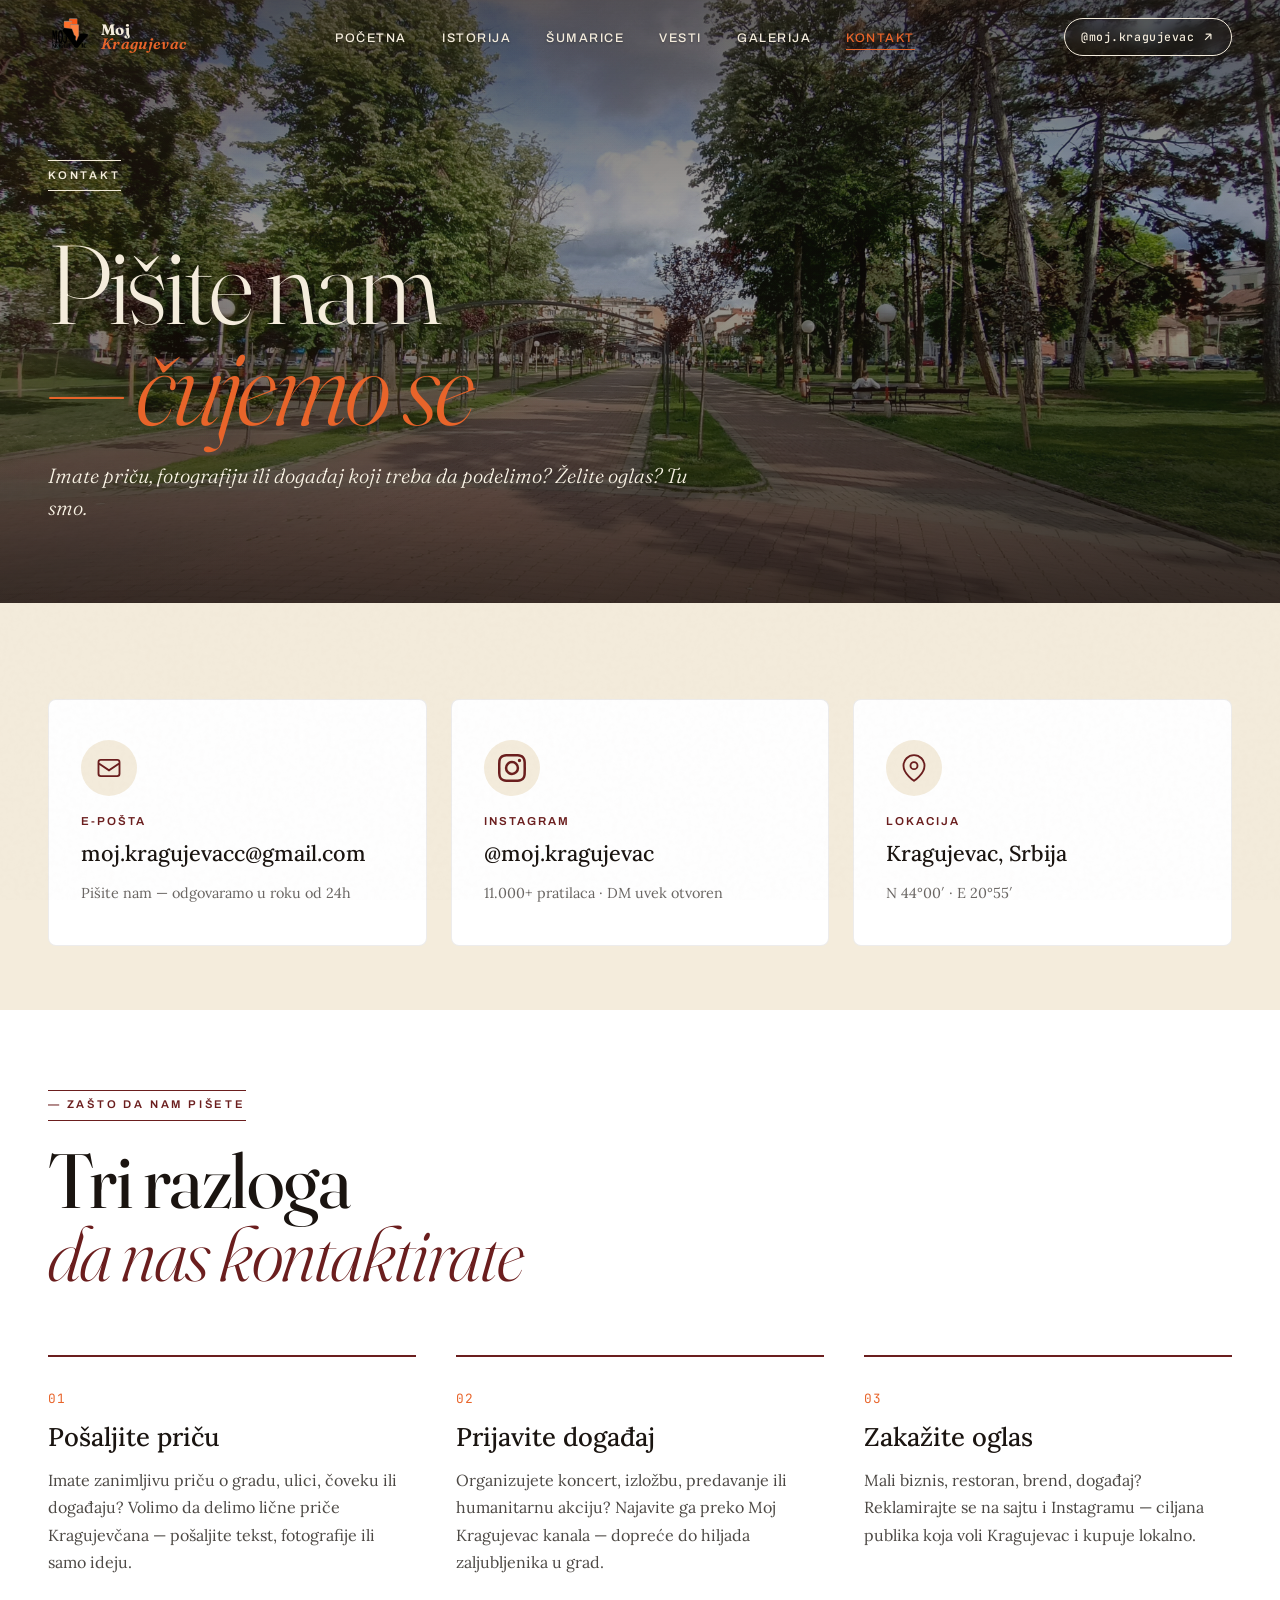
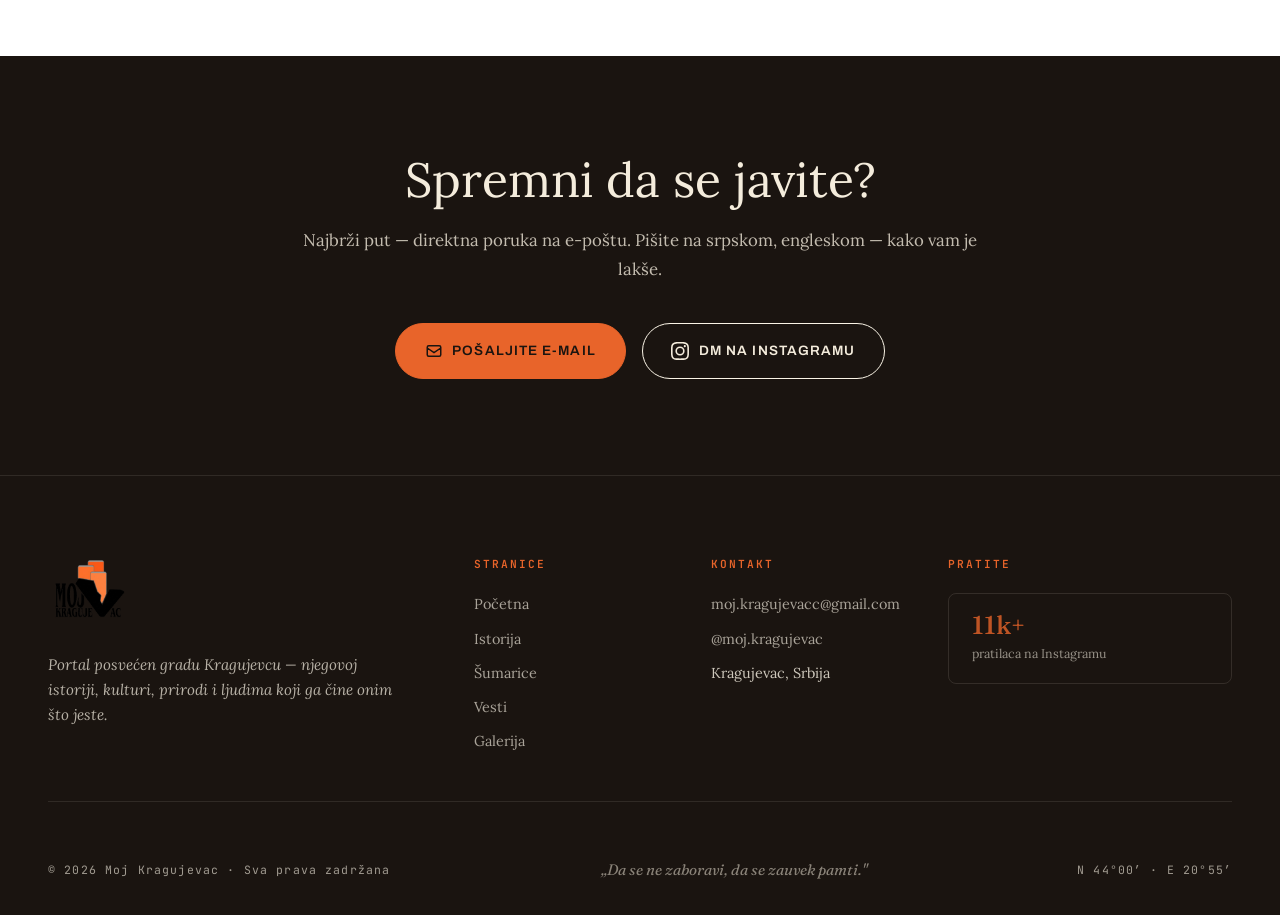
<file: kontakt.html>
<!DOCTYPE html>
<html lang="sr">
<head>
    <meta charset="UTF-8">
    <meta name="viewport" content="width=device-width, initial-scale=1.0">

    <title>Kontakt — pošaljite priču ili oglas | Moj Kragujevac</title>
    <meta name="description" content="Kontakt — Moj Kragujevac. Pošaljite priču, prijavite događaj, zakažite oglas ili nas kontaktirajte direktno preko e-pošte ili Instagrama.">
    <meta name="keywords" content="kontakt Moj Kragujevac, oglas Kragujevac, priča Kragujevac, događaj Kragujevac, e-mail Moj Kragujevac">
    <meta name="author" content="Moj Kragujevac">
    <meta name="robots" content="index, follow">
    <meta name="theme-color" content="#6B1E1E">
    <link rel="canonical" href="https://mojkragujevac.com/kontakt.html">

    <meta property="og:type" content="website">
    <meta property="og:url" content="https://mojkragujevac.com/kontakt.html">
    <meta property="og:site_name" content="Moj Kragujevac">
    <meta property="og:title" content="Kontakt — Moj Kragujevac">
    <meta property="og:description" content="Pošaljite priču, prijavite događaj, zakažite oglas ili nas kontaktirajte direktno.">
    <meta property="og:image" content="https://mojkragujevac.com/images/hero-kragujevac.jpg">
    <meta property="og:locale" content="sr_RS">

    <link rel="icon" type="image/png" href="images/logo.png">
    <link rel="apple-touch-icon" href="images/logo.png">

    <link rel="preconnect" href="https://fonts.googleapis.com">
    <link rel="preconnect" href="https://fonts.gstatic.com" crossorigin>
    <link href="https://fonts.googleapis.com/css2?family=Fraunces:ital,opsz,wght@0,9..144,300;0,9..144,400;0,9..144,500;0,9..144,600;0,9..144,700;0,9..144,900;1,9..144,400;1,9..144,600&family=Lora:ital,wght@0,400;0,500;0,600;1,400;1,500&family=Archivo:wght@400;500;600;700;800&family=JetBrains+Mono:wght@400;500&display=swap" rel="stylesheet">
    <link rel="stylesheet" href="styles.css">
</head>
<body>

    <!-- ───────── NAVIGATION ───────── -->
    <nav class="nav nav--solid" id="nav">
        <div class="nav__inner">
            <a href="index.html" class="nav__brand">
                <img src="images/logo.png" alt="Moj Kragujevac" class="nav__logo">
                <span class="nav__brand-text">
                    <span class="nav__brand-line">Moj</span>
                    <span class="nav__brand-line nav__brand-line--accent">Kragujevac</span>
                </span>
            </a>

            <ul class="nav__menu" id="navMenu">
                <li><a href="index.html">Početna</a></li>
                <li><a href="istorija.html">Istorija</a></li>
                <li><a href="sumarice.html">Šumarice</a></li>
                <li><a href="vesti.html">Vesti</a></li>
                <li><a href="galerija.html">Galerija</a></li>
                <li><a href="kontakt.html" class="active">Kontakt</a></li>
            </ul>

            <a href="https://instagram.com/moj.kragujevac" target="_blank" rel="noopener" class="nav__cta">
                <span>@moj.kragujevac</span>
                <svg viewBox="0 0 24 24" width="14" height="14" fill="none" stroke="currentColor" stroke-width="2"><path d="M7 17L17 7M17 7H8M17 7V16"/></svg>
            </a>

            <button class="nav__burger" id="navBurger" aria-label="Meni">
                <span></span><span></span><span></span>
            </button>
        </div>
    </nav>

    <main id="main-content" tabindex="-1">

    <!-- ───────── PAGE HERO ───────── -->
    <header class="page-hero" aria-label="Kontakt — naslov stranice">
        <div class="page-hero__bg" style="background-image: url('images/veliki-park.jpg');"></div>
        <div class="page-hero__overlay"></div>
        <div class="page-hero__content">
            <span class="section__chapter section__chapter--light">Kontakt</span>
            <h1 class="page-hero__title">Pišite nam<br><em>— čujemo se</em></h1>
            <p class="page-hero__deck">Imate priču, fotografiju ili događaj koji treba da podelimo? Želite oglas? Tu smo.</p>
        </div>
    </header>

    <!-- ───────── KONTAKT KARTICE ───────── -->
    <section class="contact" aria-label="Kontakt informacije">
        <div class="contact__container">
            <div class="contact__grid">

                <a href="mailto:moj.kragujevacc@gmail.com" class="contact-card">
                    <div class="contact-card__icon">
                        <svg viewBox="0 0 24 24" width="28" height="28" fill="none" stroke="currentColor" stroke-width="1.6"><path d="M3 8l9 6 9-6M5 19h14a2 2 0 002-2V7a2 2 0 00-2-2H5a2 2 0 00-2 2v10a2 2 0 002 2z"/></svg>
                    </div>
                    <span class="contact-card__label">E-pošta</span>
                    <span class="contact-card__value">moj.kragujevacc@gmail.com</span>
                    <span class="contact-card__hint">Pišite nam — odgovaramo u roku od 24h</span>
                </a>

                <a href="https://instagram.com/moj.kragujevac" target="_blank" rel="noopener" class="contact-card">
                    <div class="contact-card__icon">
                        <svg viewBox="0 0 24 24" width="28" height="28" fill="currentColor"><path d="M12 2.163c3.204 0 3.584.012 4.85.07 3.252.148 4.771 1.691 4.919 4.919.058 1.265.069 1.645.069 4.849 0 3.205-.012 3.584-.069 4.849-.149 3.225-1.664 4.771-4.919 4.919-1.266.058-1.644.07-4.85.07-3.204 0-3.584-.012-4.849-.07-3.26-.149-4.771-1.699-4.919-4.92-.058-1.265-.07-1.644-.07-4.849 0-3.204.013-3.583.07-4.849.149-3.227 1.664-4.771 4.919-4.919 1.266-.057 1.645-.069 4.849-.069zM12 0C8.741 0 8.333.014 7.053.072 2.695.272.273 2.69.073 7.052.014 8.333 0 8.741 0 12c0 3.259.014 3.668.072 4.948.2 4.358 2.618 6.78 6.98 6.98C8.333 23.986 8.741 24 12 24c3.259 0 3.668-.014 4.948-.072 4.354-.2 6.782-2.618 6.979-6.98.059-1.28.073-1.689.073-4.948 0-3.259-.014-3.667-.072-4.947-.196-4.354-2.617-6.78-6.979-6.98C15.668.014 15.259 0 12 0zm0 5.838a6.162 6.162 0 100 12.324 6.162 6.162 0 000-12.324zM12 16a4 4 0 110-8 4 4 0 010 8zm6.406-11.845a1.44 1.44 0 100 2.881 1.44 1.44 0 000-2.881z"/></svg>
                    </div>
                    <span class="contact-card__label">Instagram</span>
                    <span class="contact-card__value">@moj.kragujevac</span>
                    <span class="contact-card__hint">11.000+ pratilaca · DM uvek otvoren</span>
                </a>

                <div class="contact-card contact-card--static">
                    <div class="contact-card__icon">
                        <svg viewBox="0 0 24 24" width="28" height="28" fill="none" stroke="currentColor" stroke-width="1.6"><path d="M21 10c0 7-9 13-9 13s-9-6-9-13a9 9 0 0118 0z"/><circle cx="12" cy="10" r="3"/></svg>
                    </div>
                    <span class="contact-card__label">Lokacija</span>
                    <span class="contact-card__value">Kragujevac, Srbija</span>
                    <span class="contact-card__hint">N 44°00′ · E 20°55′</span>
                </div>

            </div>
        </div>
    </section>

    <!-- ───────── ZAŠTO PISATI ───────── -->
    <section class="contact-reasons" aria-label="Razlozi za kontakt">
        <div class="contact-reasons__container">
            <div class="contact-reasons__header">
                <span class="section__chapter">— Zašto da nam pišete</span>
                <h2 class="section__title">Tri razloga<br><em>da nas kontaktirate</em></h2>
            </div>

            <div class="contact-reasons__grid">

                <article class="reason">
                    <span class="reason__num">01</span>
                    <h3 class="reason__title">Pošaljite priču</h3>
                    <p>Imate zanimljivu priču o gradu, ulici, čoveku ili događaju? Volimo da delimo lične priče Kragujevčana — pošaljite tekst, fotografije ili samo ideju.</p>
                </article>

                <article class="reason">
                    <span class="reason__num">02</span>
                    <h3 class="reason__title">Prijavite događaj</h3>
                    <p>Organizujete koncert, izložbu, predavanje ili humanitarnu akciju? Najavite ga preko Moj Kragujevac kanala — dopreće do hiljada zaljubljenika u grad.</p>
                </article>

                <article class="reason">
                    <span class="reason__num">03</span>
                    <h3 class="reason__title">Zakažite oglas</h3>
                    <p>Mali biznis, restoran, brend, događaj? Reklamirajte se na sajtu i Instagramu — ciljana publika koja voli Kragujevac i kupuje lokalno.</p>
                </article>

            </div>
        </div>
    </section>

    <!-- ───────── CTA BANNER ───────── -->
    <section class="contact-cta">
        <div class="contact-cta__container">
            <h2 class="contact-cta__title">Spremni da se javite?</h2>
            <p class="contact-cta__deck">Najbrži put — direktna poruka na e-poštu. Pišite na srpskom, engleskom — kako vam je lakše.</p>
            <div class="contact-cta__actions">
                <a href="mailto:moj.kragujevacc@gmail.com?subject=Kontakt%20sa%20sajta%20Moj%20Kragujevac" class="btn btn--primary">
                    <svg viewBox="0 0 24 24" width="18" height="18" fill="none" stroke="currentColor" stroke-width="2"><path d="M3 8l9 6 9-6M5 19h14a2 2 0 002-2V7a2 2 0 00-2-2H5a2 2 0 00-2 2v10a2 2 0 002 2z"/></svg>
                    Pošaljite e-mail
                </a>
                <a href="https://instagram.com/moj.kragujevac" target="_blank" rel="noopener" class="btn btn--ghost">
                    <svg viewBox="0 0 24 24" width="18" height="18" fill="currentColor"><path d="M12 2.163c3.204 0 3.584.012 4.85.07 3.252.148 4.771 1.691 4.919 4.919.058 1.265.069 1.645.069 4.849 0 3.205-.012 3.584-.069 4.849-.149 3.225-1.664 4.771-4.919 4.919-1.266.058-1.644.07-4.85.07-3.204 0-3.584-.012-4.849-.07-3.26-.149-4.771-1.699-4.919-4.92-.058-1.265-.07-1.644-.07-4.849 0-3.204.013-3.583.07-4.849.149-3.227 1.664-4.771 4.919-4.919 1.266-.057 1.645-.069 4.849-.069zM12 0C8.741 0 8.333.014 7.053.072 2.695.272.273 2.69.073 7.052.014 8.333 0 8.741 0 12c0 3.259.014 3.668.072 4.948.2 4.358 2.618 6.78 6.98 6.98C8.333 23.986 8.741 24 12 24c3.259 0 3.668-.014 4.948-.072 4.354-.2 6.782-2.618 6.979-6.98.059-1.28.073-1.689.073-4.948 0-3.259-.014-3.667-.072-4.947-.196-4.354-2.617-6.78-6.979-6.98C15.668.014 15.259 0 12 0zm0 5.838a6.162 6.162 0 100 12.324 6.162 6.162 0 000-12.324zM12 16a4 4 0 110-8 4 4 0 010 8zm6.406-11.845a1.44 1.44 0 100 2.881 1.44 1.44 0 000-2.881z"/></svg>
                    DM na Instagramu
                </a>
            </div>
        </div>
    </section>

    </main>

    <!-- ───────── FOOTER ───────── -->
    <footer class="footer">
        <div class="footer__container">
            <div class="footer__top">
                <div class="footer__brand">
                    <img src="images/logo.png" alt="Moj Kragujevac" class="footer__logo">
                    <p class="footer__tagline">Portal posvećen gradu Kragujevcu — njegovoj istoriji, kulturi, prirodi i ljudima koji ga čine onim što jeste.</p>
                </div>

                <div class="footer__col">
                    <h4 class="footer__head">Stranice</h4>
                    <ul>
                        <li><a href="index.html">Početna</a></li>
                        <li><a href="istorija.html">Istorija</a></li>
                        <li><a href="sumarice.html">Šumarice</a></li>
                        <li><a href="vesti.html">Vesti</a></li>
                        <li><a href="galerija.html">Galerija</a></li>
                    </ul>
                </div>

                <div class="footer__col">
                    <h4 class="footer__head">Kontakt</h4>
                    <ul>
                        <li><a href="mailto:moj.kragujevacc@gmail.com">moj.kragujevacc@gmail.com</a></li>
                        <li><a href="https://instagram.com/moj.kragujevac" target="_blank" rel="noopener">@moj.kragujevac</a></li>
                        <li>Kragujevac, Srbija</li>
                    </ul>
                </div>

                <div class="footer__col">
                    <h4 class="footer__head">Pratite</h4>
                    <a href="https://instagram.com/moj.kragujevac" target="_blank" rel="noopener" class="footer__social">
                        <span class="footer__social-num">11k+</span>
                        <span class="footer__social-lbl">pratilaca na Instagramu</span>
                    </a>
                </div>
            </div>

            <div class="footer__bottom">
                <span class="footer__copy">© 2026 Moj Kragujevac · Sva prava zadržana</span>
                <span class="footer__motto"><em>„Da se ne zaboravi, da se zauvek pamti."</em></span>
                <span class="footer__coords">N 44°00′ · E 20°55′</span>
            </div>
        </div>
    </footer>

    <script src="script.js"></script>
</body>
</html>
</file>
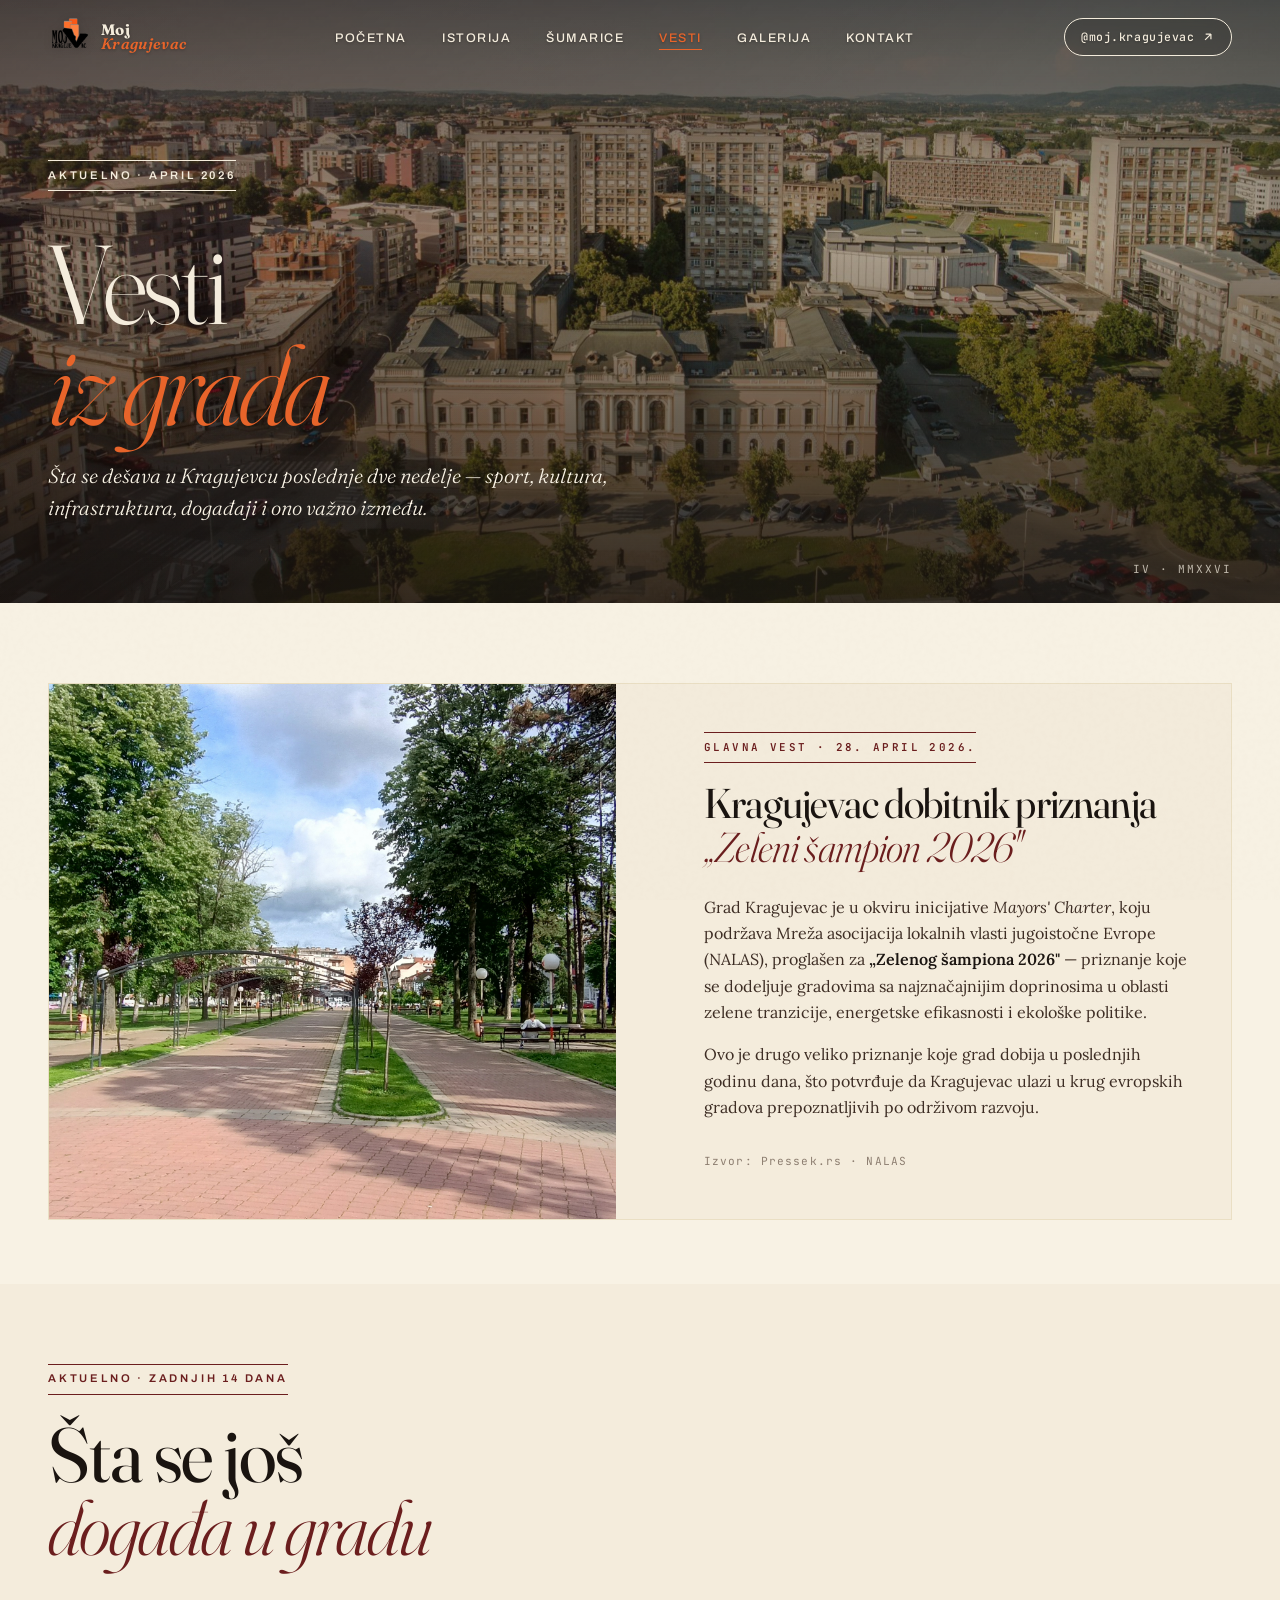
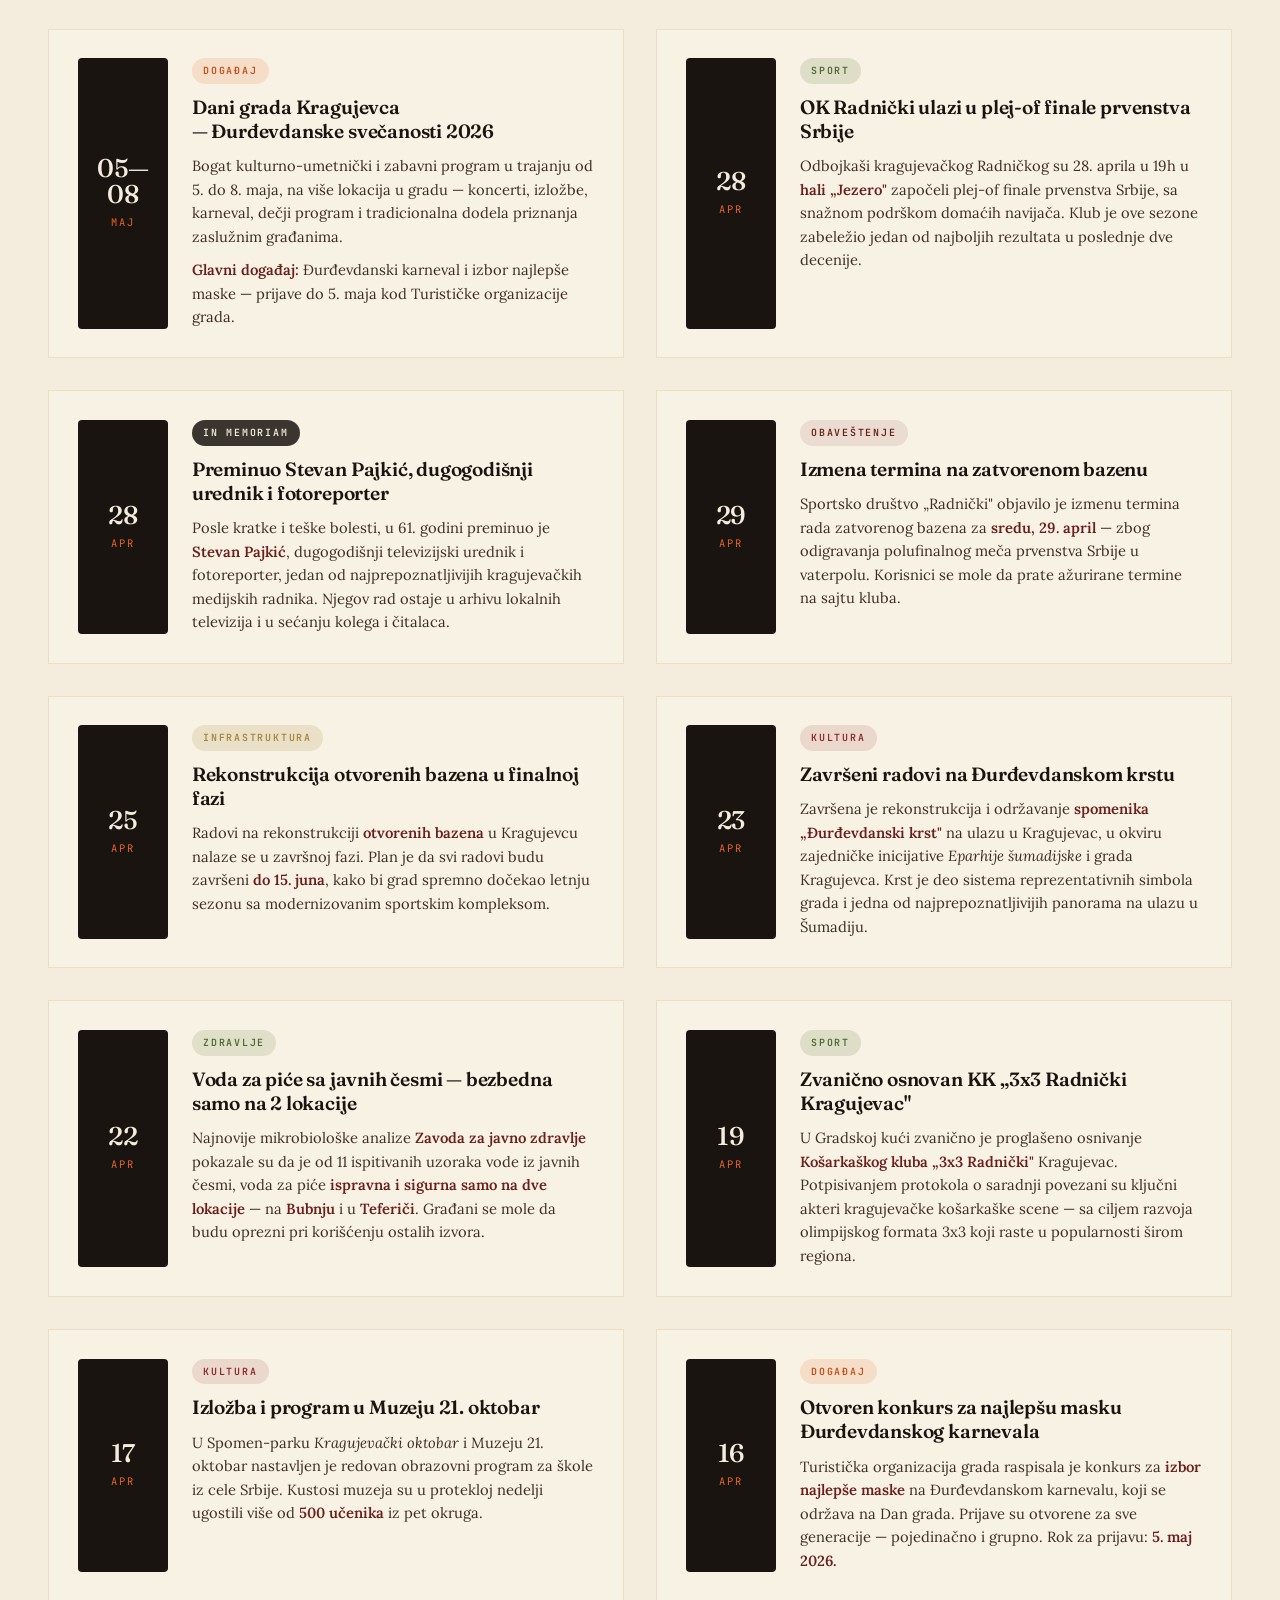
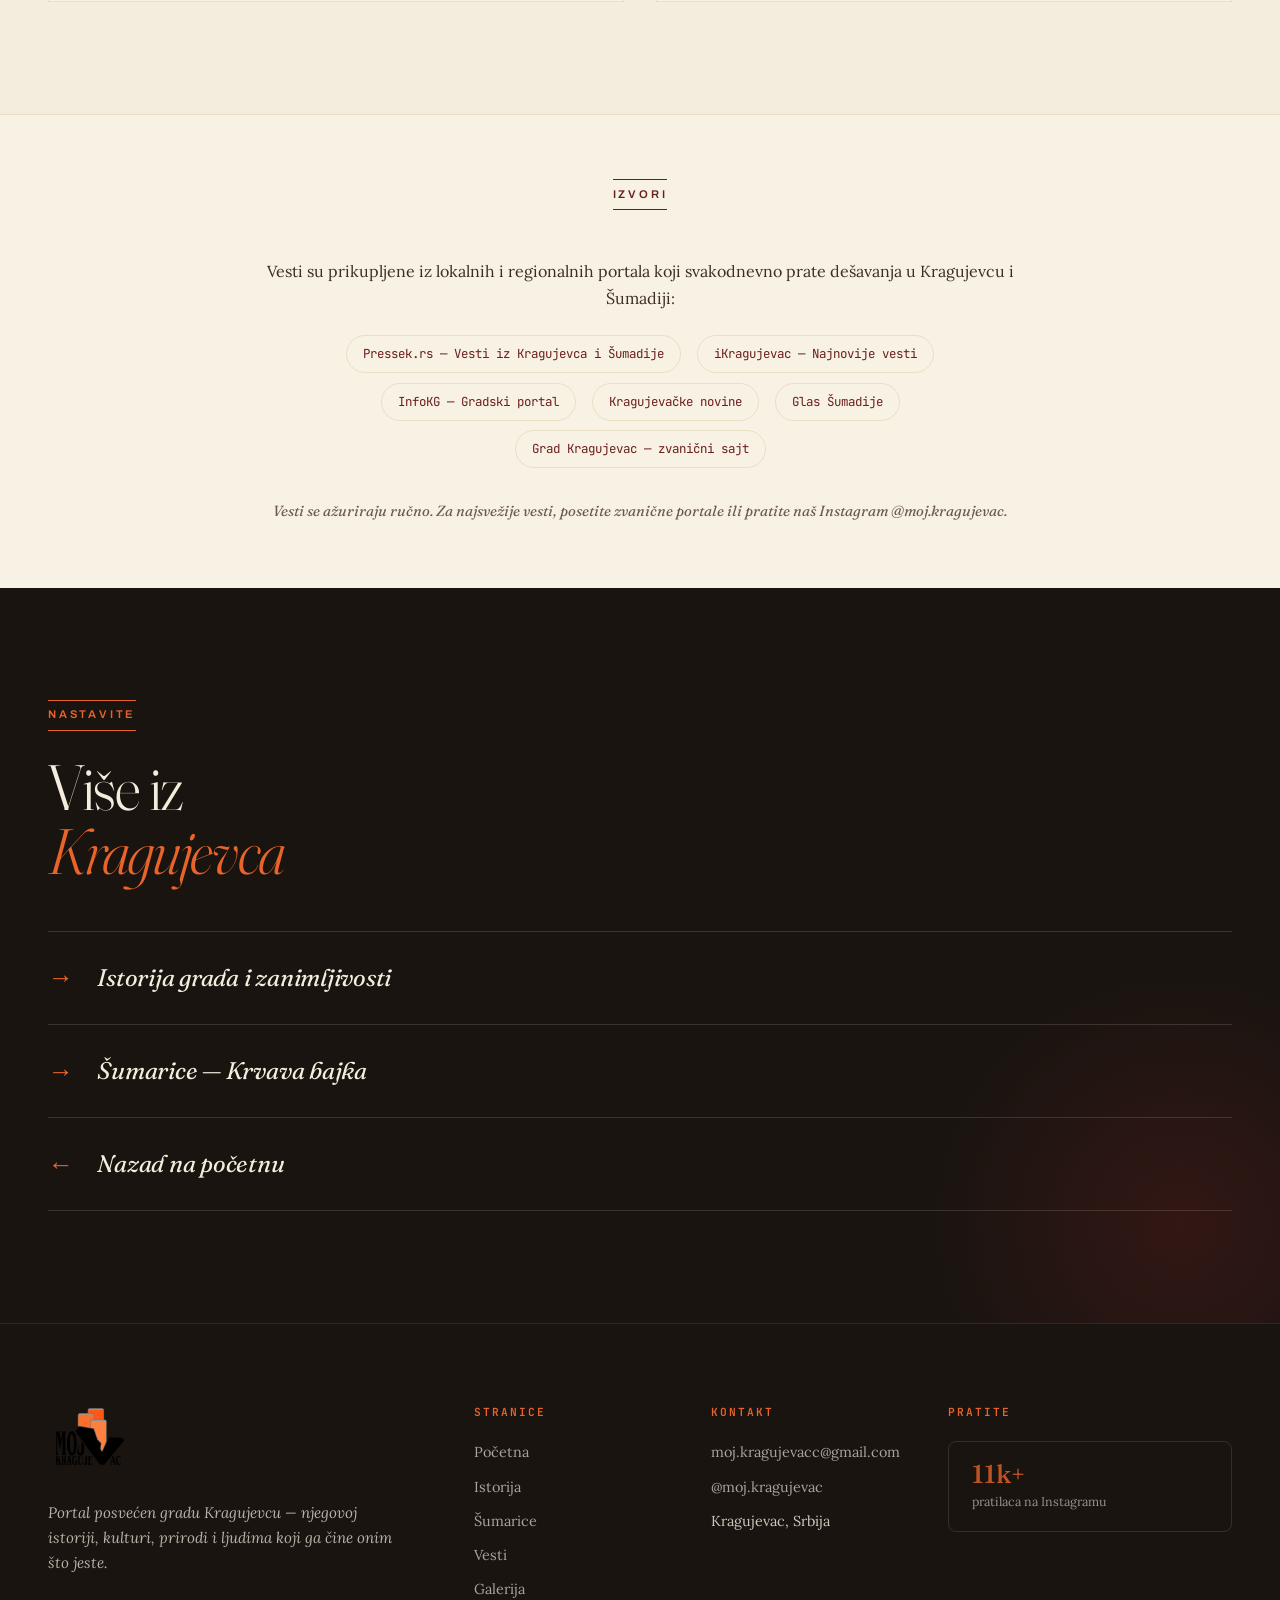
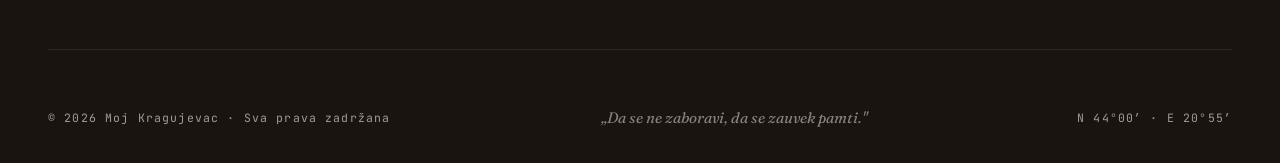
<file: vesti.html>
<!DOCTYPE html>
<html lang="sr">
<head>
    <meta charset="UTF-8">
    <meta name="viewport" content="width=device-width, initial-scale=1.0">

    <title>Vesti iz Kragujevca — april 2026 | Moj Kragujevac</title>
    <meta name="description" content="Najsvežije vesti iz Kragujevca — Zeleni šampion 2026, Dani grada, finale košarke OK Radnički, rekonstrukcija bazena, Đurđevdanski karneval i sve aktuelno iz grada.">
    <meta name="keywords" content="vesti Kragujevac, aktuelno Kragujevac, april 2026, Dani grada Kragujevca, OK Radnički, Đurđevdan, Zeleni šampion, Stellantis Kragujevac">
    <meta name="author" content="Moj Kragujevac">
    <meta name="robots" content="index, follow, max-snippet:-1, max-image-preview:large">
    <meta name="theme-color" content="#6B1E1E">
    <link rel="canonical" href="https://mojkragujevac.com/vesti.html">

    <meta property="og:type" content="website">
    <meta property="og:url" content="https://mojkragujevac.com/vesti.html">
    <meta property="og:site_name" content="Moj Kragujevac">
    <meta property="og:title" content="Vesti iz Kragujevca — najsvežiji događaji">
    <meta property="og:description" content="Aktuelno iz Kragujevca: Dani grada, sport, kultura, infrastruktura.">
    <meta property="og:image" content="https://mojkragujevac.com/images/hero-kragujevac.jpg">
    <meta property="og:locale" content="sr_RS">

    <link rel="icon" type="image/png" href="images/logo.png">
    <link rel="apple-touch-icon" href="images/logo.png">

    <link rel="preconnect" href="https://fonts.googleapis.com">
    <link rel="preconnect" href="https://fonts.gstatic.com" crossorigin>
    <link href="https://fonts.googleapis.com/css2?family=Fraunces:ital,opsz,wght@0,9..144,300;0,9..144,400;0,9..144,500;0,9..144,600;0,9..144,700;0,9..144,900;1,9..144,400;1,9..144,600&family=Lora:ital,wght@0,400;0,500;0,600;1,400;1,500&family=Archivo:wght@400;500;600;700;800&family=JetBrains+Mono:wght@400;500&display=swap" rel="stylesheet">
    <link rel="stylesheet" href="styles.css">
</head>
<body>

    <!-- ───────── NAVIGATION ───────── -->
    <nav class="nav nav--solid" id="nav">
        <div class="nav__inner">
            <a href="index.html" class="nav__brand">
                <img src="images/logo.png" alt="Moj Kragujevac" class="nav__logo">
                <span class="nav__brand-text">
                    <span class="nav__brand-line">Moj</span>
                    <span class="nav__brand-line nav__brand-line--accent">Kragujevac</span>
                </span>
            </a>

            <ul class="nav__menu" id="navMenu">
                <li><a href="index.html">Početna</a></li>
                <li><a href="istorija.html">Istorija</a></li>
                <li><a href="sumarice.html">Šumarice</a></li>
                <li><a href="vesti.html" class="active">Vesti</a></li>
                <li><a href="galerija.html">Galerija</a></li>
                <li><a href="kontakt.html">Kontakt</a></li>
            </ul>

            <a href="https://instagram.com/moj.kragujevac" target="_blank" rel="noopener" class="nav__cta">
                <span>@moj.kragujevac</span>
                <svg viewBox="0 0 24 24" width="14" height="14" fill="none" stroke="currentColor" stroke-width="2"><path d="M7 17L17 7M17 7H8M17 7V16"/></svg>
            </a>

            <button class="nav__burger" id="navBurger" aria-label="Meni">
                <span></span><span></span><span></span>
            </button>
        </div>
    </nav>

    <main id="main-content" tabindex="-1">

    <!-- ───────── PAGE HERO ───────── -->
    <header class="page-hero" aria-label="Vesti iz Kragujevca">
        <div class="page-hero__bg" style="background-image: url('images/hero-kragujevac.jpg');"></div>
        <div class="page-hero__overlay"></div>
        <div class="page-hero__content">
            <span class="section__chapter section__chapter--light">Aktuelno · april 2026</span>
            <h1 class="page-hero__title">Vesti<br><em>iz grada</em></h1>
            <p class="page-hero__deck">Šta se dešava u Kragujevcu poslednje dve nedelje — sport, kultura, infrastruktura, događaji i ono važno između.</p>
        </div>
        <div class="page-hero__date">IV · MMXXVI</div>
    </header>

    <!-- ───────── HEADLINE ───────── -->
    <section class="news-headline">
        <div class="news-headline__container">
            <article class="news-feature">
                <figure class="news-feature__img" style="background-image: url('images/veliki-park.jpg');" aria-label="Veliki park"></figure>
                <div class="news-feature__body">
                    <span class="news-feature__cat">Glavna vest · 28. april 2026.</span>
                    <h2 class="news-feature__title">Kragujevac dobitnik priznanja<br><em>„Zeleni šampion 2026"</em></h2>
                    <p class="news-feature__lead">Grad Kragujevac je u okviru inicijative <em>Mayors' Charter</em>, koju podržava Mreža asocijacija lokalnih vlasti jugoistočne Evrope (NALAS), proglašen za <strong>„Zelenog šampiona 2026"</strong> — priznanje koje se dodeljuje gradovima sa najznačajnijim doprinosima u oblasti zelene tranzicije, energetske efikasnosti i ekološke politike.</p>
                    <p class="news-feature__lead">Ovo je drugo veliko priznanje koje grad dobija u poslednjih godinu dana, što potvrđuje da Kragujevac ulazi u krug evropskih gradova prepoznatljivih po održivom razvoju.</p>
                    <span class="news-feature__source">Izvor: Pressek.rs · NALAS</span>
                </div>
            </article>
        </div>
    </section>

    <!-- ───────── NEWS GRID ───────── -->
    <section class="news-grid-section">
        <div class="news-grid-section__container">
            <div class="news-grid-section__header">
                <span class="section__chapter">Aktuelno · zadnjih 14 dana</span>
                <h2 class="section__title">Šta se još<br><em>događa u gradu</em></h2>
            </div>

            <div class="news-grid">

                <article class="news-card">
                    <div class="news-card__date">
                        <span class="news-card__day">05—08</span>
                        <span class="news-card__month">maj</span>
                    </div>
                    <div class="news-card__body">
                        <span class="news-card__tag news-card__tag--event">Događaj</span>
                        <h3 class="news-card__title">Dani grada Kragujevca<br>— Đurđevdanske svečanosti 2026</h3>
                        <p>Bogat kulturno-umetnički i zabavni program u trajanju od 5. do 8. maja, na više lokacija u gradu — koncerti, izložbe, karneval, dečji program i tradicionalna dodela priznanja zaslužnim građanima.</p>
                        <p><strong>Glavni događaj:</strong> Đurđevdanski karneval i izbor najlepše maske — prijave do 5. maja kod Turističke organizacije grada.</p>
                    </div>
                </article>

                <article class="news-card">
                    <div class="news-card__date">
                        <span class="news-card__day">28</span>
                        <span class="news-card__month">apr</span>
                    </div>
                    <div class="news-card__body">
                        <span class="news-card__tag news-card__tag--sport">Sport</span>
                        <h3 class="news-card__title">OK Radnički ulazi u plej-of finale prvenstva Srbije</h3>
                        <p>Odbojkaši kragujevačkog Radničkog su 28. aprila u 19h u <strong>hali „Jezero"</strong> započeli plej-of finale prvenstva Srbije, sa snažnom podrškom domaćih navijača. Klub je ove sezone zabeležio jedan od najboljih rezultata u poslednje dve decenije.</p>
                    </div>
                </article>

                <article class="news-card">
                    <div class="news-card__date">
                        <span class="news-card__day">28</span>
                        <span class="news-card__month">apr</span>
                    </div>
                    <div class="news-card__body">
                        <span class="news-card__tag news-card__tag--in-memoriam">In memoriam</span>
                        <h3 class="news-card__title">Preminuo Stevan Pajkić, dugogodišnji urednik i fotoreporter</h3>
                        <p>Posle kratke i teške bolesti, u 61. godini preminuo je <strong>Stevan Pajkić</strong>, dugogodišnji televizijski urednik i fotoreporter, jedan od najprepoznatljivijih kragujevačkih medijskih radnika. Njegov rad ostaje u arhivu lokalnih televizija i u sećanju kolega i čitalaca.</p>
                    </div>
                </article>

                <article class="news-card">
                    <div class="news-card__date">
                        <span class="news-card__day">29</span>
                        <span class="news-card__month">apr</span>
                    </div>
                    <div class="news-card__body">
                        <span class="news-card__tag news-card__tag--info">Obaveštenje</span>
                        <h3 class="news-card__title">Izmena termina na zatvorenom bazenu</h3>
                        <p>Sportsko društvo „Radnički" objavilo je izmenu termina rada zatvorenog bazena za <strong>sredu, 29. april</strong> — zbog odigravanja polufinalnog meča prvenstva Srbije u vaterpolu. Korisnici se mole da prate ažurirane termine na sajtu kluba.</p>
                    </div>
                </article>

                <article class="news-card">
                    <div class="news-card__date">
                        <span class="news-card__day">25</span>
                        <span class="news-card__month">apr</span>
                    </div>
                    <div class="news-card__body">
                        <span class="news-card__tag news-card__tag--infra">Infrastruktura</span>
                        <h3 class="news-card__title">Rekonstrukcija otvorenih bazena u finalnoj fazi</h3>
                        <p>Radovi na rekonstrukciji <strong>otvorenih bazena</strong> u Kragujevcu nalaze se u završnoj fazi. Plan je da svi radovi budu završeni <strong>do 15. juna</strong>, kako bi grad spremno dočekao letnju sezonu sa modernizovanim sportskim kompleksom.</p>
                    </div>
                </article>

                <article class="news-card">
                    <div class="news-card__date">
                        <span class="news-card__day">23</span>
                        <span class="news-card__month">apr</span>
                    </div>
                    <div class="news-card__body">
                        <span class="news-card__tag news-card__tag--culture">Kultura</span>
                        <h3 class="news-card__title">Završeni radovi na Đurđevdanskom krstu</h3>
                        <p>Završena je rekonstrukcija i održavanje <strong>spomenika „Đurđevdanski krst"</strong> na ulazu u Kragujevac, u okviru zajedničke inicijative <em>Eparhije šumadijske</em> i grada Kragujevca. Krst je deo sistema reprezentativnih simbola grada i jedna od najprepoznatljivijih panorama na ulazu u Šumadiju.</p>
                    </div>
                </article>

                <article class="news-card">
                    <div class="news-card__date">
                        <span class="news-card__day">22</span>
                        <span class="news-card__month">apr</span>
                    </div>
                    <div class="news-card__body">
                        <span class="news-card__tag news-card__tag--health">Zdravlje</span>
                        <h3 class="news-card__title">Voda za piće sa javnih česmi — bezbedna samo na 2 lokacije</h3>
                        <p>Najnovije mikrobiološke analize <strong>Zavoda za javno zdravlje</strong> pokazale su da je od 11 ispitivanih uzoraka vode iz javnih česmi, voda za piće <strong>ispravna i sigurna samo na dve lokacije</strong> — na <strong>Bubnju</strong> i u <strong>Teferiči</strong>. Građani se mole da budu oprezni pri korišćenju ostalih izvora.</p>
                    </div>
                </article>

                <article class="news-card">
                    <div class="news-card__date">
                        <span class="news-card__day">19</span>
                        <span class="news-card__month">apr</span>
                    </div>
                    <div class="news-card__body">
                        <span class="news-card__tag news-card__tag--sport">Sport</span>
                        <h3 class="news-card__title">Zvanično osnovan KK „3x3 Radnički Kragujevac"</h3>
                        <p>U Gradskoj kući zvanično je proglašeno osnivanje <strong>Košarkaškog kluba „3x3 Radnički"</strong> Kragujevac. Potpisivanjem protokola o saradnji povezani su ključni akteri kragujevačke košarkaške scene — sa ciljem razvoja olimpijskog formata 3x3 koji raste u popularnosti širom regiona.</p>
                    </div>
                </article>

                <article class="news-card">
                    <div class="news-card__date">
                        <span class="news-card__day">17</span>
                        <span class="news-card__month">apr</span>
                    </div>
                    <div class="news-card__body">
                        <span class="news-card__tag news-card__tag--culture">Kultura</span>
                        <h3 class="news-card__title">Izložba i program u Muzeju 21. oktobar</h3>
                        <p>U Spomen-parku <em>Kragujevački oktobar</em> i Muzeju 21. oktobar nastavljen je redovan obrazovni program za škole iz cele Srbije. Kustosi muzeja su u protekloj nedelji ugostili više od <strong>500 učenika</strong> iz pet okruga.</p>
                    </div>
                </article>

                <article class="news-card">
                    <div class="news-card__date">
                        <span class="news-card__day">16</span>
                        <span class="news-card__month">apr</span>
                    </div>
                    <div class="news-card__body">
                        <span class="news-card__tag news-card__tag--event">Događaj</span>
                        <h3 class="news-card__title">Otvoren konkurs za najlepšu masku Đurđevdanskog karnevala</h3>
                        <p>Turistička organizacija grada raspisala je konkurs za <strong>izbor najlepše maske</strong> na Đurđevdanskom karnevalu, koji se održava na Dan grada. Prijave su otvorene za sve generacije — pojedinačno i grupno. Rok za prijavu: <strong>5. maj 2026.</strong></p>
                    </div>
                </article>

            </div>
        </div>
    </section>

    <!-- ───────── SOURCES ───────── -->
    <section class="news-sources">
        <div class="news-sources__container">
            <span class="section__chapter">Izvori</span>
            <p class="news-sources__text">
                Vesti su prikupljene iz lokalnih i regionalnih portala koji svakodnevno prate dešavanja u Kragujevcu i Šumadiji:
            </p>
            <ul class="news-sources__list">
                <li><a href="https://www.pressek.rs/kragujevac/" target="_blank" rel="noopener">Pressek.rs — Vesti iz Kragujevca i Šumadije</a></li>
                <li><a href="https://www.ikragujevac.com/" target="_blank" rel="noopener">iKragujevac — Najnovije vesti</a></li>
                <li><a href="https://www.infokg.rs/" target="_blank" rel="noopener">InfoKG — Gradski portal</a></li>
                <li><a href="https://kragujevacke.rs/" target="_blank" rel="noopener">Kragujevačke novine</a></li>
                <li><a href="https://www.glassumadije.rs/" target="_blank" rel="noopener">Glas Šumadije</a></li>
                <li><a href="https://kragujevac.ls.gov.rs/vesti/" target="_blank" rel="noopener">Grad Kragujevac — zvanični sajt</a></li>
            </ul>
            <p class="news-sources__note"><em>Vesti se ažuriraju ručno. Za najsvežije vesti, posetite zvanične portale ili pratite naš Instagram @moj.kragujevac.</em></p>
        </div>
    </section>

    <!-- ───────── BACK CTA ───────── -->
    <section class="back-cta">
        <div class="back-cta__container">
            <span class="section__chapter">Nastavite</span>
            <h2 class="back-cta__title">Više iz<br><em>Kragujevca</em></h2>
            <div class="back-cta__links">
                <a href="istorija.html" class="back-cta__link">
                    <span class="back-cta__num">→</span>
                    <span class="back-cta__text">Istorija grada i zanimljivosti</span>
                </a>
                <a href="sumarice.html" class="back-cta__link">
                    <span class="back-cta__num">→</span>
                    <span class="back-cta__text">Šumarice — Krvava bajka</span>
                </a>
                <a href="index.html" class="back-cta__link">
                    <span class="back-cta__num">←</span>
                    <span class="back-cta__text">Nazad na početnu</span>
                </a>
            </div>
        </div>
    </section>

    </main>

    <!-- ───────── FOOTER ───────── -->
    <footer class="footer" id="kontakt">
        <div class="footer__container">
            <div class="footer__top">
                <div class="footer__brand">
                    <img src="images/logo.png" alt="Moj Kragujevac" class="footer__logo">
                    <p class="footer__tagline">Portal posvećen gradu Kragujevcu — njegovoj istoriji, kulturi, prirodi i ljudima koji ga čine onim što jeste.</p>
                </div>

                <div class="footer__col">
                    <h4 class="footer__head">Stranice</h4>
                    <ul>
                        <li><a href="index.html">Početna</a></li>
                        <li><a href="istorija.html">Istorija</a></li>
                        <li><a href="sumarice.html">Šumarice</a></li>
                        <li><a href="vesti.html">Vesti</a></li>
                        <li><a href="galerija.html">Galerija</a></li>
                    </ul>
                </div>

                <div class="footer__col">
                    <h4 class="footer__head">Kontakt</h4>
                    <ul>
                        <li><a href="mailto:moj.kragujevacc@gmail.com">moj.kragujevacc@gmail.com</a></li>
                        <li><a href="https://instagram.com/moj.kragujevac" target="_blank" rel="noopener">@moj.kragujevac</a></li>
                        <li>Kragujevac, Srbija</li>
                    </ul>
                </div>

                <div class="footer__col">
                    <h4 class="footer__head">Pratite</h4>
                    <a href="https://instagram.com/moj.kragujevac" target="_blank" rel="noopener" class="footer__social">
                        <span class="footer__social-num">11k+</span>
                        <span class="footer__social-lbl">pratilaca na Instagramu</span>
                    </a>
                </div>
            </div>

            <div class="footer__bottom">
                <span class="footer__copy">© 2026 Moj Kragujevac · Sva prava zadržana</span>
                <span class="footer__motto"><em>„Da se ne zaboravi, da se zauvek pamti."</em></span>
                <span class="footer__coords">N 44°00′ · E 20°55′</span>
            </div>
        </div>
    </footer>

    <script src="script.js"></script>
</body>
</html>
</file>
<file: styles.css>
/* ============================================
   MOJ KRAGUJEVAC — Editorial design system
   ============================================ */

:root {
    /* Boje — topla, zemljana, otmena paleta */
    --cream: #F4ECDC;
    --cream-soft: #FAF4E6;
    --cream-deep: #EADFC4;
    --paper: #F8F2E4;
    --ink: #1A1410;
    --ink-soft: #3D2D24;
    --ink-mute: #6B5A4D;

    --oxblood: #6B1E1E;
    --oxblood-deep: #4A1313;
    --burgundy: #8C2828;

    --orange: #E8642A;
    --orange-deep: #C44E18;
    --amber: #D89034;

    --gold: #C9A55C;
    --gold-deep: #A7853D;

    --park: #4A6B2D;

    /* Tipografija */
    --font-display: 'Fraunces', 'Times New Roman', serif;
    --font-body: 'Lora', Georgia, serif;
    --font-sans: 'Archivo', system-ui, sans-serif;
    --font-mono: 'JetBrains Mono', monospace;

    /* Razmaci */
    --container: 1340px;
    --gutter: clamp(1.25rem, 4vw, 3rem);
}

/* ============================================
   RESET / BASE
   ============================================ */
* {
    margin: 0;
    padding: 0;
    box-sizing: border-box;
}

html {
    scroll-behavior: smooth;
    -webkit-font-smoothing: antialiased;
    -moz-osx-font-smoothing: grayscale;
}

body {
    font-family: var(--font-body);
    background: var(--cream);
    color: var(--ink);
    line-height: 1.6;
    overflow-x: hidden;
    /* Suptilna noisy tekstura tipa papir */
    background-image:
        radial-gradient(circle at 20% 30%, rgba(107, 30, 30, 0.025) 0%, transparent 50%),
        radial-gradient(circle at 80% 70%, rgba(232, 100, 42, 0.02) 0%, transparent 50%);
}

/* Paper grain — fine SVG noise overlay */
body::before {
    content: '';
    position: fixed;
    inset: 0;
    pointer-events: none;
    z-index: 1;
    opacity: 0.4;
    background-image: url("data:image/svg+xml,%3Csvg viewBox='0 0 200 200' xmlns='http://www.w3.org/2000/svg'%3E%3Cfilter id='n'%3E%3CfeTurbulence type='fractalNoise' baseFrequency='0.85' numOctaves='3'/%3E%3CfeColorMatrix values='0 0 0 0 0.1, 0 0 0 0 0.08, 0 0 0 0 0.07, 0 0 0 0.04 0'/%3E%3C/filter%3E%3Crect width='100%25' height='100%25' filter='url(%23n)'/%3E%3C/svg%3E");
    mix-blend-mode: multiply;
}

img {
    max-width: 100%;
    display: block;
}

a {
    color: inherit;
    text-decoration: none;
    transition: color 0.3s ease;
}

button {
    border: none;
    background: none;
    cursor: pointer;
    font: inherit;
}

::selection {
    background: var(--oxblood);
    color: var(--cream);
}

/* ============================================
   SECTION ARCHITECTURE
   ============================================ */
.section__chapter {
    display: inline-flex;
    align-items: center;
    gap: 0.6rem;
    font-family: var(--font-sans);
    font-size: 0.7rem;
    font-weight: 600;
    letter-spacing: 0.25em;
    text-transform: uppercase;
    color: var(--oxblood);
    padding: 0.35rem 0;
    border-top: 1px solid var(--oxblood);
    border-bottom: 1px solid var(--oxblood);
    margin-bottom: 1.5rem;
}

.section__chapter--light {
    color: var(--cream);
    border-color: var(--cream);
}

.section__title {
    font-family: var(--font-display);
    font-weight: 400;
    font-size: clamp(2.5rem, 6vw, 5rem);
    line-height: 0.95;
    letter-spacing: -0.02em;
    margin-bottom: 1.5rem;
    font-variation-settings: "opsz" 100;
}

.section__title em {
    font-style: italic;
    font-weight: 300;
    color: var(--oxblood);
    font-variation-settings: "opsz" 144;
}

.section__deck {
    font-size: clamp(1rem, 1.4vw, 1.2rem);
    color: var(--ink-soft);
    max-width: 38rem;
    line-height: 1.6;
    font-style: italic;
}

/* ============================================
   NAVIGATION
   ============================================ */
.nav {
    position: fixed;
    top: 0;
    left: 0;
    right: 0;
    z-index: 100;
    padding: 1rem var(--gutter);
    transition: all 0.4s ease;
    background: rgba(244, 236, 220, 0);
}

.nav.scrolled {
    background: rgba(244, 236, 220, 0.95);
    backdrop-filter: blur(12px);
    -webkit-backdrop-filter: blur(12px);
    box-shadow: 0 1px 0 rgba(26, 20, 16, 0.08);
    padding: 0.7rem var(--gutter);
}

.nav__inner {
    max-width: var(--container);
    margin: 0 auto;
    display: flex;
    align-items: center;
    justify-content: space-between;
    gap: 2rem;
}

.nav__brand {
    display: flex;
    align-items: center;
    gap: 0.7rem;
    z-index: 102;
}

.nav__logo {
    width: 42px;
    height: 42px;
    object-fit: contain;
    filter: drop-shadow(0 2px 4px rgba(0,0,0,0.15));
}

.nav.scrolled .nav__logo {
    width: 36px;
    height: 36px;
}

.nav__brand-text {
    display: flex;
    flex-direction: column;
    line-height: 0.95;
}

.nav__brand-line {
    font-family: var(--font-display);
    font-weight: 700;
    font-size: 0.95rem;
    color: var(--cream);
    letter-spacing: 0.02em;
    text-shadow: 0 1px 3px rgba(0, 0, 0, 0.3);
    transition: color 0.3s;
}

.nav.scrolled .nav__brand-line {
    color: var(--ink);
    text-shadow: none;
}

.nav__brand-line--accent {
    color: var(--orange);
    font-style: italic;
    font-weight: 600;
    text-shadow: 0 1px 3px rgba(0, 0, 0, 0.3);
}

.nav.scrolled .nav__brand-line--accent {
    color: var(--orange-deep);
    text-shadow: none;
}

.nav__menu {
    display: flex;
    gap: 2.2rem;
    list-style: none;
}

.nav__menu a {
    font-family: var(--font-sans);
    font-size: 0.78rem;
    font-weight: 500;
    letter-spacing: 0.12em;
    text-transform: uppercase;
    color: var(--cream);
    text-shadow: 0 1px 3px rgba(0, 0, 0, 0.3);
    position: relative;
    padding: 0.3rem 0;
    transition: color 0.3s;
}

.nav.scrolled .nav__menu a {
    color: var(--ink-soft);
    text-shadow: none;
}

.nav__menu a::after {
    content: '';
    position: absolute;
    bottom: 0;
    left: 0;
    right: 0;
    height: 1px;
    background: currentColor;
    transform: scaleX(0);
    transform-origin: left;
    transition: transform 0.4s cubic-bezier(0.65, 0, 0.35, 1);
}

.nav__menu a:hover {
    color: var(--orange);
}

.nav.scrolled .nav__menu a:hover {
    color: var(--oxblood);
}

.nav__menu a:hover::after {
    transform: scaleX(1);
}

.nav__cta {
    display: inline-flex;
    align-items: center;
    gap: 0.4rem;
    padding: 0.55rem 1rem;
    border: 1px solid var(--cream);
    color: var(--cream);
    font-family: var(--font-mono);
    font-size: 0.72rem;
    font-weight: 500;
    letter-spacing: 0.05em;
    border-radius: 999px;
    background: rgba(0, 0, 0, 0.15);
    backdrop-filter: blur(8px);
    transition: all 0.3s ease;
    text-shadow: 0 1px 3px rgba(0, 0, 0, 0.3);
}

.nav.scrolled .nav__cta {
    border-color: var(--ink);
    color: var(--ink);
    background: transparent;
    text-shadow: none;
}

.nav__cta:hover {
    background: var(--orange);
    border-color: var(--orange);
    color: var(--cream);
    text-shadow: none;
}

.nav__burger {
    display: none;
    flex-direction: column;
    gap: 5px;
    z-index: 102;
}

.nav__burger span {
    display: block;
    width: 26px;
    height: 2px;
    background: var(--cream);
    transition: all 0.3s ease;
}

.nav.scrolled .nav__burger span {
    background: var(--ink);
}

/* ============================================
   HERO
   ============================================ */
.hero {
    position: relative;
    min-height: 100vh;
    overflow: hidden;
    display: flex;
    align-items: center;
    color: var(--cream);
}

.hero__bg {
    position: absolute;
    inset: -5%;
    background-size: cover;
    background-position: center 60%;
    z-index: 1;
    animation: heroZoom 24s ease-out forwards;
    transform-origin: center;
}

@keyframes heroZoom {
    from { transform: scale(1.18); }
    to { transform: scale(1.0); }
}

.hero__overlay {
    position: absolute;
    inset: 0;
    z-index: 2;
    background:
        linear-gradient(180deg,
            rgba(26, 20, 16, 0.72) 0%,
            rgba(26, 20, 16, 0.35) 35%,
            rgba(26, 20, 16, 0.45) 70%,
            rgba(26, 20, 16, 0.85) 100%),
        linear-gradient(135deg, rgba(107, 30, 30, 0.25), transparent 60%);
}

.hero__content {
    position: relative;
    z-index: 3;
    width: 100%;
    max-width: var(--container);
    margin: 0 auto;
    padding: 8rem var(--gutter) 5rem;
}

.hero__eyebrow {
    display: flex;
    align-items: center;
    gap: 1rem;
    margin-bottom: 2rem;
    opacity: 0;
    animation: fadeUp 1s 0.3s forwards;
}

.hero__eyebrow-line {
    width: 60px;
    height: 1px;
    background: var(--orange);
}

.hero__eyebrow-text {
    font-family: var(--font-mono);
    font-size: 0.75rem;
    letter-spacing: 0.18em;
    text-transform: uppercase;
    color: var(--cream-soft);
}

.hero__title {
    font-family: var(--font-display);
    font-weight: 300;
    font-size: clamp(4rem, 14vw, 11.5rem);
    line-height: 0.85;
    letter-spacing: -0.04em;
    margin-bottom: 1.5rem;
    font-variation-settings: "opsz" 144;
    color: var(--cream);
    text-shadow: 0 4px 30px rgba(0,0,0,0.4);
}

.hero__title-word {
    display: inline-block;
    opacity: 0;
    transform: translateY(60px);
    animation: titleReveal 1.1s cubic-bezier(0.22, 1, 0.36, 1) forwards;
}

.hero__title-word:nth-child(1) { animation-delay: 0.4s; }
.hero__title-word:nth-child(2) { animation-delay: 0.55s; }
.hero__title-word:nth-child(3) { animation-delay: 0.7s; }
.hero__title-word:nth-child(4) {
    animation-delay: 0.85s;
    color: var(--orange);
    font-style: italic;
    font-weight: 400;
}

@keyframes titleReveal {
    to {
        opacity: 1;
        transform: translateY(0);
    }
}

.hero__subtitle {
    font-family: var(--font-display);
    font-size: clamp(1.1rem, 1.8vw, 1.5rem);
    font-weight: 300;
    color: var(--cream-soft);
    margin-bottom: 4rem;
    max-width: 40rem;
    opacity: 0;
    animation: fadeUp 1s 1.1s forwards;
}

.hero__subtitle em {
    color: var(--orange);
    font-style: italic;
    font-weight: 400;
}

.hero__meta {
    display: grid;
    grid-template-columns: repeat(4, 1fr);
    gap: 0;
    border-top: 1px solid rgba(244, 236, 220, 0.25);
    border-bottom: 1px solid rgba(244, 236, 220, 0.25);
    padding: 1.5rem 0;
    max-width: 720px;
    opacity: 0;
    animation: fadeUp 1s 1.4s forwards;
}

.hero__meta-item {
    display: flex;
    flex-direction: column;
    gap: 0.3rem;
    padding: 0 1.5rem;
    border-right: 1px solid rgba(244, 236, 220, 0.15);
}

.hero__meta-item:first-child { padding-left: 0; }
.hero__meta-item:last-child { border-right: none; }

.hero__meta-num {
    font-family: var(--font-display);
    font-size: clamp(1.3rem, 2.2vw, 1.75rem);
    font-weight: 500;
    color: var(--cream);
    line-height: 1;
}

.hero__meta-label {
    font-family: var(--font-mono);
    font-size: 0.65rem;
    letter-spacing: 0.12em;
    text-transform: uppercase;
    color: var(--cream-soft);
    opacity: 0.7;
}

.hero__scroll {
    position: absolute;
    bottom: 2rem;
    left: 50%;
    transform: translateX(-50%);
    display: flex;
    flex-direction: column;
    align-items: center;
    gap: 0.6rem;
    color: var(--cream);
    opacity: 0;
    animation: fadeUp 1s 1.7s forwards;
}

.hero__scroll span {
    font-family: var(--font-mono);
    font-size: 0.65rem;
    letter-spacing: 0.2em;
    text-transform: uppercase;
}

.hero__scroll-dot {
    animation: scrollPulse 2s ease-in-out infinite;
    stroke-linecap: round;
}

@keyframes scrollPulse {
    0%, 100% { transform: translateY(0); opacity: 1; }
    50% { transform: translateY(8px); opacity: 0.3; }
}

.hero__corner {
    position: absolute;
    z-index: 4;
    font-family: var(--font-mono);
    font-size: 0.65rem;
    letter-spacing: 0.15em;
    color: var(--cream-soft);
    opacity: 0.65;
    padding: 1.5rem var(--gutter);
}

.hero__corner--tl { top: 80px; left: 0; }
.hero__corner--tr { top: 80px; right: 0; }
.hero__corner--bl { bottom: 0; left: 0; }
.hero__corner--br { bottom: 0; right: 0; }

@keyframes fadeUp {
    from {
        opacity: 0;
        transform: translateY(20px);
    }
    to {
        opacity: 1;
        transform: translateY(0);
    }
}

/* ============================================
   INTRO / O GRADU
   ============================================ */
.intro {
    position: relative;
    padding: 8rem var(--gutter) 6rem;
    background: var(--paper);
    z-index: 2;
}

.intro::before {
    content: '';
    position: absolute;
    top: 0;
    left: 0;
    right: 0;
    height: 1px;
    background: linear-gradient(90deg, transparent, var(--ink-mute), transparent);
    opacity: 0.4;
}

.intro__container {
    max-width: var(--container);
    margin: 0 auto;
    display: grid;
    grid-template-columns: 1fr 1.3fr 1fr;
    gap: 4rem;
    align-items: start;
}

.intro__header {
    position: sticky;
    top: 110px;
}

.intro__body {
    font-size: 1.05rem;
    line-height: 1.8;
    color: var(--ink-soft);
}

.intro__body p {
    margin-bottom: 1.5rem;
}

.intro__lead {
    font-size: 1.25rem !important;
    line-height: 1.6 !important;
    color: var(--ink) !important;
}

.dropcap {
    float: left;
    font-family: var(--font-display);
    font-size: 5.5rem;
    line-height: 0.85;
    font-weight: 600;
    color: var(--oxblood);
    margin: 0.45rem 0.6rem -0.2rem 0;
    font-variation-settings: "opsz" 144;
}

.intro__pullquote {
    position: relative;
    margin: 3rem 0 1rem;
    padding: 2rem 0 2rem 3rem;
    border-left: 2px solid var(--oxblood);
    font-family: var(--font-display);
    font-size: 1.4rem;
    line-height: 1.4;
    font-style: italic;
    font-weight: 300;
    color: var(--ink);
    font-variation-settings: "opsz" 144;
}

.quote-mark {
    position: absolute;
    top: -1.5rem;
    left: 1.5rem;
    font-size: 5rem;
    line-height: 1;
    color: var(--oxblood);
    opacity: 0.4;
    font-family: var(--font-display);
    font-style: normal;
}

.intro__pullquote-attr {
    display: block;
    margin-top: 1rem;
    font-size: 0.8rem;
    font-family: var(--font-sans);
    font-style: normal;
    letter-spacing: 0.1em;
    text-transform: uppercase;
    color: var(--ink-mute);
    font-weight: 500;
}

.intro__stats {
    display: flex;
    flex-direction: column;
    gap: 2rem;
    padding: 2rem 0 2rem 2rem;
    border-left: 1px solid var(--cream-deep);
}

.stat {
    display: flex;
    flex-direction: column;
    gap: 0.3rem;
}

.stat__num {
    font-family: var(--font-display);
    font-size: 3rem;
    font-weight: 300;
    color: var(--oxblood);
    line-height: 1;
    font-variation-settings: "opsz" 144;
    letter-spacing: -0.02em;
}

.stat__label {
    font-size: 0.85rem;
    color: var(--ink-mute);
    line-height: 1.5;
    font-style: italic;
}

/* ============================================
   TIMELINE
   ============================================ */
.timeline {
    position: relative;
    padding: 7rem var(--gutter);
    background: var(--cream);
}

.timeline__container {
    max-width: var(--container);
    margin: 0 auto;
}

.timeline__header {
    margin-bottom: 5rem;
    max-width: 50rem;
}

.timeline__track {
    position: relative;
    display: grid;
    grid-template-columns: repeat(3, 1fr);
    gap: 2rem 3rem;
}

.timeline__line {
    position: absolute;
    top: 0;
    left: 0;
    right: 0;
    height: 1px;
    background: linear-gradient(90deg, var(--oxblood), var(--orange), var(--oxblood));
}

.t-item {
    position: relative;
    padding: 2rem 1rem 0 0;
    border-top: 0;
    transition: transform 0.4s ease;
}

.t-item::before {
    content: '';
    position: absolute;
    top: -6px;
    left: 0;
    width: 11px;
    height: 11px;
    border-radius: 50%;
    background: var(--oxblood);
    border: 2px solid var(--cream);
    box-shadow: 0 0 0 1px var(--oxblood);
}

.t-item--highlight::before {
    background: var(--orange);
    box-shadow: 0 0 0 1px var(--orange), 0 0 16px rgba(232, 100, 42, 0.5);
}

.t-item--dark::before {
    background: var(--ink);
    box-shadow: 0 0 0 1px var(--ink);
}

.t-item__year {
    display: block;
    font-family: var(--font-display);
    font-size: 2.5rem;
    font-weight: 400;
    color: var(--oxblood);
    line-height: 1;
    margin-bottom: 0.8rem;
    font-variation-settings: "opsz" 144;
    letter-spacing: -0.02em;
}

.t-item--highlight .t-item__year { color: var(--orange-deep); }
.t-item--dark .t-item__year { color: var(--ink); }

.t-item__title {
    font-family: var(--font-display);
    font-size: 1.3rem;
    font-weight: 600;
    color: var(--ink);
    margin-bottom: 0.6rem;
    line-height: 1.2;
}

.t-item p {
    font-size: 0.95rem;
    color: var(--ink-soft);
    line-height: 1.6;
}

.t-item:hover {
    transform: translateY(-4px);
}

/* ============================================
   LANDMARKS
   ============================================ */
.landmarks {
    padding: 7rem var(--gutter);
    background: var(--paper);
    position: relative;
}

.landmarks__container {
    max-width: var(--container);
    margin: 0 auto;
}

.landmarks__header {
    margin-bottom: 4rem;
    max-width: 50rem;
}

.landmarks__grid {
    display: grid;
    grid-template-columns: repeat(6, 1fr);
    gap: 2rem;
}

.landmark {
    grid-column: span 2;
    display: flex;
    flex-direction: column;
    transition: transform 0.5s ease;
}

.landmark--lg {
    grid-column: span 3;
}

.landmark__img {
    position: relative;
    width: 100%;
    aspect-ratio: 4/3;
    background-size: cover;
    background-position: center;
    overflow: hidden;
    margin-bottom: 1.5rem;
    box-shadow: 0 4px 24px rgba(26, 20, 16, 0.12);
    transition: transform 0.6s ease;
}

.landmark--lg .landmark__img {
    aspect-ratio: 16/10;
}

.landmark:hover .landmark__img {
    transform: scale(1.015);
    box-shadow: 0 12px 40px rgba(26, 20, 16, 0.2);
}

.landmark__num {
    position: absolute;
    top: 1rem;
    left: 1rem;
    font-family: var(--font-display);
    font-size: 2rem;
    font-weight: 300;
    color: var(--cream);
    line-height: 1;
    text-shadow: 0 2px 12px rgba(0,0,0,0.5);
    font-style: italic;
    font-variation-settings: "opsz" 144;
}

.landmark__cat {
    display: block;
    font-family: var(--font-mono);
    font-size: 0.7rem;
    letter-spacing: 0.15em;
    text-transform: uppercase;
    color: var(--orange-deep);
    margin-bottom: 0.6rem;
    font-weight: 500;
}

.landmark__title {
    font-family: var(--font-display);
    font-size: clamp(1.3rem, 1.8vw, 1.7rem);
    font-weight: 500;
    line-height: 1.15;
    margin-bottom: 0.8rem;
    color: var(--ink);
    letter-spacing: -0.01em;
}

.landmark__body p {
    font-size: 0.95rem;
    line-height: 1.65;
    color: var(--ink-soft);
}

/* ============================================
   ŠUMARICE — memorial section, dark
   ============================================ */
.sumarice {
    position: relative;
    padding: 8rem var(--gutter);
    color: var(--cream);
    overflow: hidden;
    z-index: 2;
}

.sumarice__bg {
    position: absolute;
    inset: 0;
    background-size: cover;
    background-position: center;
    z-index: 1;
    transform: scale(1.05);
    filter: brightness(0.55) contrast(1.05) saturate(0.9);
}

.sumarice__overlay {
    position: absolute;
    inset: 0;
    z-index: 2;
    background:
        linear-gradient(180deg, rgba(26, 20, 16, 0.7), rgba(74, 19, 19, 0.85)),
        radial-gradient(circle at 30% 20%, transparent 0%, rgba(26, 20, 16, 0.4) 70%);
}

.sumarice__container {
    position: relative;
    z-index: 3;
    max-width: var(--container);
    margin: 0 auto;
}

.sumarice__title {
    font-family: var(--font-display);
    font-weight: 300;
    font-size: clamp(2.5rem, 6vw, 5rem);
    line-height: 0.95;
    letter-spacing: -0.02em;
    margin-bottom: 3rem;
    color: var(--cream);
    font-variation-settings: "opsz" 144;
}

.sumarice__title em {
    color: var(--orange);
    font-style: italic;
    font-weight: 300;
}

.sumarice__quote {
    max-width: 580px;
    margin-bottom: 3rem;
    padding: 2rem 0 2rem 2rem;
    border-left: 2px solid var(--orange);
}

.sumarice__quote p {
    font-family: var(--font-display);
    font-size: clamp(1.2rem, 2vw, 1.5rem);
    line-height: 1.5;
    font-style: italic;
    font-weight: 300;
    color: var(--cream);
    margin-bottom: 1.2rem;
    font-variation-settings: "opsz" 144;
}

.sumarice__quote cite {
    font-family: var(--font-mono);
    font-style: normal;
    font-size: 0.78rem;
    letter-spacing: 0.1em;
    color: var(--cream-soft);
    opacity: 0.85;
}

.sumarice__quote cite em {
    font-family: var(--font-display);
    font-style: italic;
    font-size: 0.95rem;
    letter-spacing: 0;
}

.sumarice__text {
    max-width: 720px;
    margin-bottom: 4rem;
}

.sumarice__text p {
    font-size: 1.05rem;
    line-height: 1.75;
    color: var(--cream-soft);
    margin-bottom: 1.4rem;
}

.sumarice__text strong {
    color: var(--cream);
    font-weight: 600;
}

.sumarice__numbers {
    display: grid;
    grid-template-columns: repeat(4, 1fr);
    gap: 0;
    border-top: 1px solid rgba(244, 236, 220, 0.2);
    border-bottom: 1px solid rgba(244, 236, 220, 0.2);
    padding: 2rem 0;
}

.sumarice__num {
    display: flex;
    flex-direction: column;
    gap: 0.4rem;
    padding: 0 1.5rem;
    border-right: 1px solid rgba(244, 236, 220, 0.12);
}

.sumarice__num:first-child { padding-left: 0; }
.sumarice__num:last-child { border-right: none; }

.sumarice__num-big {
    font-family: var(--font-display);
    font-size: clamp(2rem, 3.5vw, 3rem);
    font-weight: 300;
    color: var(--orange);
    line-height: 1;
    letter-spacing: -0.02em;
    font-variation-settings: "opsz" 144;
}

.sumarice__num-lbl {
    font-family: var(--font-mono);
    font-size: 0.7rem;
    letter-spacing: 0.12em;
    text-transform: uppercase;
    color: var(--cream-soft);
    opacity: 0.75;
}

/* ============================================
   NUMBERS / U BROJKAMA
   ============================================ */
.numbers {
    padding: 7rem var(--gutter);
    background: var(--cream);
}

.numbers__container {
    max-width: var(--container);
    margin: 0 auto;
}

.numbers__container .section__title {
    margin-bottom: 4rem;
}

.numbers__grid {
    display: grid;
    grid-template-columns: repeat(4, 1fr);
    gap: 0;
    border-top: 1px solid var(--ink);
    border-left: 1px solid var(--ink);
}

.numb {
    padding: 2.5rem 1.8rem;
    border-right: 1px solid var(--ink);
    border-bottom: 1px solid var(--ink);
    background: var(--cream);
    transition: background 0.4s ease;
    position: relative;
    overflow: hidden;
}

.numb:hover {
    background: var(--cream-deep);
}

.numb::before {
    content: '';
    position: absolute;
    top: 0;
    left: 0;
    width: 100%;
    height: 3px;
    background: var(--oxblood);
    transform: scaleX(0);
    transform-origin: left;
    transition: transform 0.4s ease;
}

.numb:hover::before {
    transform: scaleX(1);
}

.numb__big {
    display: block;
    font-family: var(--font-display);
    font-size: clamp(2rem, 3vw, 2.6rem);
    font-weight: 400;
    color: var(--oxblood);
    line-height: 1;
    margin-bottom: 0.8rem;
    letter-spacing: -0.02em;
    font-variation-settings: "opsz" 144;
}

.numb__lbl {
    font-size: 0.85rem;
    color: var(--ink-soft);
    line-height: 1.5;
    font-style: italic;
}

/* ============================================
   GALLERY
   ============================================ */
.gallery {
    padding: 7rem var(--gutter);
    background: var(--paper);
}

.gallery__container {
    max-width: var(--container);
    margin: 0 auto;
}

.gallery__header {
    margin-bottom: 4rem;
    max-width: 50rem;
}

.gallery__grid {
    display: grid;
    grid-template-columns: repeat(4, 1fr);
    grid-auto-rows: 220px;
    gap: 1.5rem;
}

.g-item {
    position: relative;
    background-size: cover;
    background-position: center;
    overflow: hidden;
    cursor: zoom-in;
    box-shadow: 0 2px 16px rgba(26, 20, 16, 0.12);
    transition: all 0.5s cubic-bezier(0.22, 1, 0.36, 1);
}

.g-item--tall { grid-row: span 2; }
.g-item--wide { grid-column: span 2; }

.g-item:hover {
    transform: translateY(-4px);
    box-shadow: 0 12px 32px rgba(26, 20, 16, 0.25);
}

.g-item::after {
    content: '';
    position: absolute;
    inset: 0;
    background: linear-gradient(to top, rgba(26, 20, 16, 0.85), transparent 50%);
    opacity: 0;
    transition: opacity 0.4s ease;
}

.g-item:hover::after { opacity: 1; }

.g-item figcaption {
    position: absolute;
    bottom: 0;
    left: 0;
    right: 0;
    padding: 1.5rem;
    color: var(--cream);
    font-family: var(--font-display);
    font-size: 0.95rem;
    font-style: italic;
    z-index: 2;
    transform: translateY(10px);
    opacity: 0;
    transition: all 0.4s ease 0.05s;
}

.g-item:hover figcaption {
    transform: translateY(0);
    opacity: 1;
}

/* ============================================
   CTA / INSTAGRAM
   ============================================ */
.cta {
    position: relative;
    padding: 7rem var(--gutter);
    background: var(--ink);
    color: var(--cream);
    overflow: hidden;
}

.cta::before {
    content: '';
    position: absolute;
    top: -200px;
    right: -200px;
    width: 600px;
    height: 600px;
    border-radius: 50%;
    background: radial-gradient(circle, var(--orange), transparent 70%);
    opacity: 0.15;
    pointer-events: none;
}

.cta::after {
    content: '';
    position: absolute;
    bottom: -150px;
    left: -150px;
    width: 500px;
    height: 500px;
    border-radius: 50%;
    background: radial-gradient(circle, var(--oxblood), transparent 70%);
    opacity: 0.3;
    pointer-events: none;
}

.cta__container {
    position: relative;
    max-width: var(--container);
    margin: 0 auto;
    z-index: 2;
}

.cta__content {
    max-width: 720px;
}

.cta__title {
    font-family: var(--font-display);
    font-size: clamp(2.5rem, 5.5vw, 4.5rem);
    font-weight: 300;
    line-height: 1;
    letter-spacing: -0.02em;
    margin: 1.5rem 0 2rem;
    font-variation-settings: "opsz" 144;
}

.cta__title strong {
    color: var(--orange);
    font-weight: 600;
    font-style: italic;
}

.cta__title em {
    color: var(--orange);
    font-style: italic;
    font-weight: 300;
}

.cta__text {
    font-size: 1.1rem;
    line-height: 1.65;
    color: var(--cream-soft);
    margin-bottom: 2.5rem;
    max-width: 540px;
}

.cta__actions {
    display: flex;
    flex-wrap: wrap;
    gap: 1rem;
    margin-bottom: 4rem;
}

.btn {
    display: inline-flex;
    align-items: center;
    gap: 0.6rem;
    padding: 1rem 1.8rem;
    font-family: var(--font-sans);
    font-size: 0.85rem;
    font-weight: 600;
    letter-spacing: 0.08em;
    text-transform: uppercase;
    border-radius: 999px;
    transition: all 0.3s ease;
    border: 1px solid transparent;
}

.btn--primary {
    background: var(--orange);
    color: var(--ink);
    border-color: var(--orange);
}

.btn--primary:hover {
    background: transparent;
    color: var(--orange);
    transform: translateY(-2px);
    box-shadow: 0 12px 24px rgba(232, 100, 42, 0.3);
}

.btn--ghost {
    border-color: var(--cream-soft);
    color: var(--cream);
}

.btn--ghost:hover {
    background: var(--cream);
    color: var(--ink);
    transform: translateY(-2px);
}

.cta__handle {
    display: inline-flex;
    align-items: baseline;
    font-family: var(--font-display);
    font-size: clamp(2rem, 4vw, 3.5rem);
    font-weight: 300;
    line-height: 1;
    color: var(--cream);
    opacity: 0.85;
    font-variation-settings: "opsz" 144;
}

.cta__handle-at {
    color: var(--orange);
    margin-right: 0.1em;
    font-size: 1.2em;
    font-weight: 400;
}

.cta__handle-text {
    font-style: italic;
    border-bottom: 1px solid rgba(244, 236, 220, 0.2);
    padding-bottom: 0.2em;
}

/* ============================================
   FOOTER
   ============================================ */
.footer {
    background: var(--ink);
    color: var(--cream-soft);
    padding: 5rem var(--gutter) 2rem;
    border-top: 1px solid rgba(244, 236, 220, 0.1);
}

.footer__container {
    max-width: var(--container);
    margin: 0 auto;
}

.footer__top {
    display: grid;
    grid-template-columns: 2fr 1fr 1fr 1.5fr;
    gap: 3rem;
    margin-bottom: 3.5rem;
    padding-bottom: 3rem;
    border-bottom: 1px solid rgba(244, 236, 220, 0.1);
}

.footer__brand {
    display: flex;
    flex-direction: column;
    gap: 1rem;
}

.footer__logo {
    width: 80px;
    height: 80px;
    object-fit: contain;
}

.footer__tagline {
    font-size: 0.95rem;
    line-height: 1.65;
    max-width: 360px;
    color: var(--cream-soft);
    opacity: 0.7;
    font-style: italic;
}

.footer__head {
    font-family: var(--font-mono);
    font-size: 0.7rem;
    font-weight: 600;
    letter-spacing: 0.18em;
    text-transform: uppercase;
    color: var(--orange);
    margin-bottom: 1.2rem;
}

.footer__col ul {
    list-style: none;
    display: flex;
    flex-direction: column;
    gap: 0.7rem;
}

.footer__col a {
    font-size: 0.9rem;
    transition: color 0.3s;
    color: var(--cream-soft);
    opacity: 0.8;
}

.footer__col a:hover {
    color: var(--orange);
    opacity: 1;
}

.footer__col li {
    font-size: 0.9rem;
    color: var(--cream-soft);
    opacity: 0.8;
}

.footer__social {
    display: flex;
    flex-direction: column;
    gap: 0.3rem;
    padding: 1.2rem 1.4rem;
    border: 1px solid rgba(244, 236, 220, 0.15);
    border-radius: 8px;
    transition: all 0.3s;
}

.footer__social:hover {
    border-color: var(--orange);
    background: rgba(232, 100, 42, 0.05);
}

.footer__social-num {
    font-family: var(--font-display);
    font-size: 1.6rem;
    color: var(--orange);
    font-weight: 500;
    line-height: 1;
}

.footer__social-lbl {
    font-size: 0.78rem;
    color: var(--cream-soft);
    opacity: 0.7;
}

.footer__bottom {
    display: flex;
    justify-content: space-between;
    align-items: center;
    flex-wrap: wrap;
    gap: 1rem;
    font-family: var(--font-mono);
    font-size: 0.72rem;
    letter-spacing: 0.1em;
    color: var(--cream-soft);
    opacity: 0.6;
}

.footer__motto {
    font-family: var(--font-display);
    font-style: italic;
    font-size: 0.95rem;
    letter-spacing: 0;
    color: var(--cream);
    opacity: 0.85;
}

/* ============================================
   RESPONSIVE — Tablet
   ============================================ */
@media (max-width: 1024px) {
    .nav__menu {
        position: fixed;
        top: 0;
        right: -100%;
        width: 80%;
        max-width: 400px;
        height: 100vh;
        background: var(--ink);
        flex-direction: column;
        justify-content: center;
        align-items: flex-start;
        padding: 2rem 3rem;
        gap: 1.8rem;
        transition: right 0.4s cubic-bezier(0.22, 1, 0.36, 1);
        z-index: 101;
    }

    .nav__menu.active {
        right: 0;
    }

    .nav__menu a {
        font-size: 1.2rem !important;
        color: var(--cream) !important;
        text-shadow: none !important;
        font-family: var(--font-display) !important;
        font-weight: 300 !important;
        text-transform: none !important;
        letter-spacing: 0 !important;
    }

    .nav__cta { display: none; }

    .nav__burger {
        display: flex;
    }

    .nav__burger.active span:nth-child(1) {
        transform: translateY(7px) rotate(45deg);
        background: var(--cream);
    }

    .nav__burger.active span:nth-child(2) {
        opacity: 0;
    }

    .nav__burger.active span:nth-child(3) {
        transform: translateY(-7px) rotate(-45deg);
        background: var(--cream);
    }

    .intro__container {
        grid-template-columns: 1fr;
        gap: 3rem;
    }

    .intro__header { position: static; }

    .intro__stats {
        flex-direction: row;
        flex-wrap: wrap;
        border-left: none;
        border-top: 1px solid var(--cream-deep);
        padding: 2rem 0 0 0;
    }

    .intro__stats .stat {
        flex: 1 1 calc(50% - 1rem);
    }

    .timeline__track {
        grid-template-columns: repeat(2, 1fr);
    }

    .landmarks__grid,
    .gallery__grid {
        grid-template-columns: repeat(2, 1fr);
    }

    .landmark,
    .landmark--lg {
        grid-column: span 1;
    }

    .landmarks__grid .landmark--lg .landmark__img {
        aspect-ratio: 4/3;
    }

    .gallery__grid {
        grid-auto-rows: 240px;
    }

    .g-item--wide {
        grid-column: span 2;
    }

    .numbers__grid {
        grid-template-columns: repeat(2, 1fr);
    }

    .footer__top {
        grid-template-columns: 1fr 1fr;
    }

    .footer__brand {
        grid-column: 1 / -1;
    }
}

/* ============================================
   RESPONSIVE — Mobile
   ============================================ */
@media (max-width: 640px) {
    .hero__content {
        padding: 7rem 1.5rem 5rem;
    }

    .hero__meta {
        grid-template-columns: repeat(2, 1fr);
        gap: 1.5rem 0;
    }

    .hero__meta-item:nth-child(2) { border-right: none; }
    .hero__meta-item:nth-child(3) { padding-left: 0; }

    .hero__corner { font-size: 0.55rem; padding: 1rem; }
    .hero__corner--tl, .hero__corner--tr { display: none; }

    .timeline__track {
        grid-template-columns: 1fr;
        gap: 2.5rem;
    }

    .timeline__line {
        left: 8px;
        right: auto;
        top: 0;
        bottom: 0;
        width: 1px;
        height: auto;
        background: linear-gradient(180deg, var(--oxblood), var(--orange), var(--oxblood));
    }

    .t-item {
        padding-left: 2rem;
        padding-top: 0;
    }

    .t-item::before {
        top: 12px;
        left: 3px;
    }

    .landmarks__grid,
    .gallery__grid {
        grid-template-columns: 1fr;
    }

    .gallery__grid {
        grid-auto-rows: auto;
    }

    .g-item, .g-item--tall, .g-item--wide {
        grid-column: span 1;
        grid-row: span 1;
        aspect-ratio: 4/3;
    }

    .sumarice__numbers,
    .numbers__grid {
        grid-template-columns: repeat(2, 1fr);
    }

    .sumarice__num {
        padding: 1rem;
        border-right: 1px solid rgba(244, 236, 220, 0.12) !important;
        border-bottom: 1px solid rgba(244, 236, 220, 0.12);
    }

    .sumarice__num:nth-child(2) { border-right: none !important; }
    .sumarice__num:nth-child(3),
    .sumarice__num:nth-child(4) { border-bottom: none; }

    .footer__top {
        grid-template-columns: 1fr;
    }

    .intro__stats .stat {
        flex: 1 1 100%;
    }

    .intro__pullquote {
        padding-left: 1.5rem;
        font-size: 1.15rem;
    }

    .quote-mark {
        left: 0.5rem;
    }

    .dropcap {
        font-size: 4rem;
    }
}

/* ============================================
   AD BANNER — Horizontalni reklamni prostor
   ============================================ */
.ad-banner {
    position: relative;
    z-index: 2;
    background: var(--cream-deep);
    border-top: 1px dashed rgba(107, 30, 30, 0.25);
    border-bottom: 1px dashed rgba(107, 30, 30, 0.25);
    padding: 1.5rem var(--gutter);
}

.ad-banner__inner {
    max-width: var(--container);
    margin: 0 auto;
    display: flex;
    align-items: center;
    justify-content: center;
    gap: 2rem;
    flex-wrap: wrap;
}

.ad-banner__label {
    font-family: var(--font-mono);
    font-size: 0.6rem;
    font-weight: 600;
    letter-spacing: 0.22em;
    text-transform: uppercase;
    color: var(--ink-mute);
    border: 1px dashed var(--ink-mute);
    padding: 0.25rem 0.55rem;
    border-radius: 3px;
    flex-shrink: 0;
    opacity: 0.7;
}

.ad-banner__text {
    display: flex;
    flex-direction: column;
    align-items: center;
    gap: 0.25rem;
    flex: 1;
    min-width: 0;
    text-align: center;
}

.ad-banner__headline {
    font-family: var(--font-display);
    font-size: clamp(1.1rem, 2.2vw, 1.6rem);
    font-weight: 400;
    color: var(--ink);
    letter-spacing: -0.01em;
    font-variation-settings: "opsz" 100;
    font-style: italic;
}

.ad-banner__sub {
    font-family: var(--font-sans);
    font-size: 0.78rem;
    color: var(--ink-mute);
    letter-spacing: 0.04em;
}

.ad-banner__cta {
    display: inline-flex;
    align-items: center;
    gap: 0.4rem;
    font-family: var(--font-sans);
    font-size: 0.75rem;
    font-weight: 600;
    letter-spacing: 0.1em;
    text-transform: uppercase;
    color: var(--oxblood);
    border: 1px solid var(--oxblood);
    padding: 0.55rem 1.3rem;
    border-radius: 999px;
    flex-shrink: 0;
    transition: all 0.3s ease;
}

.ad-banner__cta:hover {
    background: var(--oxblood);
    color: var(--cream);
}

/* ============================================
   AD MARQUEE — Scrolling reklamna traka
   ============================================ */
.ad-marquee {
    background: var(--ink);
    padding: 1.5rem 0;
    overflow: hidden;
    position: relative;
    z-index: 2;
    cursor: default;
    user-select: none;
}

.ad-marquee__track {
    display: flex;
    width: max-content;
    animation: marqueeScroll 40s linear infinite;
}

.ad-marquee:hover .ad-marquee__track {
    animation-play-state: paused;
}

.ad-marquee__item {
    display: inline-flex;
    align-items: center;
    gap: 1.2rem;
    padding: 0 2.5rem;
    font-family: var(--font-display);
    font-size: clamp(0.85rem, 1.1vw, 1rem);
    font-style: italic;
    font-weight: 300;
    white-space: nowrap;
    color: rgba(244, 236, 220, 0.7);
    font-variation-settings: "opsz" 100;
}

.ad-marquee__item strong {
    font-weight: 700;
    font-style: normal;
    color: var(--orange);
    font-family: var(--font-mono);
    font-size: 0.65rem;
    letter-spacing: 0.2em;
    text-transform: uppercase;
}

.ad-marquee__dot {
    width: 4px;
    height: 4px;
    border-radius: 50%;
    background: var(--oxblood);
    display: inline-block;
    flex-shrink: 0;
}

@keyframes marqueeScroll {
    from { transform: translateX(0); }
    to   { transform: translateX(-50%); }
}

/* ============================================
   NEWSLETTER
   ============================================ */
.newsletter {
    background: var(--cream);
    padding: 5.5rem var(--gutter);
    position: relative;
    overflow: hidden;
    border-top: 1px solid var(--cream-deep);
}

.newsletter::after {
    content: 'NEWSLETTER';
    position: absolute;
    right: -0.5rem;
    top: 50%;
    transform: translateY(-50%) rotate(90deg);
    font-family: var(--font-display);
    font-size: 7rem;
    font-weight: 700;
    color: var(--cream-deep);
    pointer-events: none;
    letter-spacing: -0.04em;
    white-space: nowrap;
    line-height: 1;
    font-variation-settings: "opsz" 144;
}

.newsletter__container {
    max-width: var(--container);
    margin: 0 auto;
    display: flex;
    align-items: center;
    justify-content: space-between;
    gap: 3rem;
    position: relative;
    z-index: 1;
}

.newsletter__left {
    max-width: 540px;
}

.newsletter__tag {
    display: inline-block;
    font-family: var(--font-sans);
    font-size: 0.7rem;
    font-weight: 600;
    letter-spacing: 0.25em;
    text-transform: uppercase;
    color: var(--oxblood);
    padding: 0.35rem 0;
    border-top: 1px solid var(--oxblood);
    border-bottom: 1px solid var(--oxblood);
    margin-bottom: 1.5rem;
}

.newsletter__title {
    font-family: var(--font-display);
    font-size: clamp(2.2rem, 4.5vw, 3.5rem);
    font-weight: 400;
    line-height: 0.95;
    letter-spacing: -0.02em;
    color: var(--ink);
    margin-bottom: 1.2rem;
    font-variation-settings: "opsz" 100;
}

.newsletter__title em {
    color: var(--oxblood);
    font-style: italic;
    font-weight: 300;
    font-variation-settings: "opsz" 144;
}

.newsletter__desc {
    font-size: 1rem;
    color: var(--ink-mute);
    line-height: 1.7;
    font-style: italic;
}

.newsletter__right {
    flex-shrink: 0;
    display: flex;
    flex-direction: column;
    align-items: center;
    gap: 0.8rem;
}

.newsletter__btn {
    display: inline-flex;
    align-items: center;
    gap: 0.7rem;
    padding: 1.1rem 2.2rem;
    background: var(--oxblood);
    color: var(--cream);
    font-family: var(--font-sans);
    font-size: 0.85rem;
    font-weight: 700;
    letter-spacing: 0.1em;
    text-transform: uppercase;
    border: 2px solid var(--oxblood);
    border-radius: 999px;
    cursor: pointer;
    transition: all 0.3s ease;
    white-space: nowrap;
}

.newsletter__btn:hover {
    background: transparent;
    color: var(--oxblood);
}

.newsletter__btn svg:last-child {
    transition: transform 0.3s ease;
}

.newsletter__btn:hover svg:last-child {
    transform: translateX(4px);
}

.newsletter__hint {
    font-family: var(--font-mono);
    font-size: 0.65rem;
    letter-spacing: 0.1em;
    color: var(--ink-mute);
    opacity: 0.7;
    text-align: center;
}

@media (max-width: 768px) {
    .newsletter__container {
        flex-direction: column;
        text-align: center;
    }
    .newsletter__left { max-width: 100%; }
    .newsletter__tag { margin-left: auto; margin-right: auto; }
    .newsletter::after { display: none; }
}

/* ============================================
   NEWSLETTER MODAL
   ============================================ */
.nl-modal {
    position: fixed;
    inset: 0;
    z-index: 2000;
    display: flex;
    align-items: center;
    justify-content: center;
    padding: 1.5rem;
    opacity: 0;
    pointer-events: none;
    transition: opacity 0.35s ease;
}

.nl-modal.open {
    opacity: 1;
    pointer-events: all;
}

.nl-modal__backdrop {
    position: absolute;
    inset: 0;
    background: rgba(26, 20, 16, 0.78);
    backdrop-filter: blur(5px);
    -webkit-backdrop-filter: blur(5px);
}

.nl-modal__box {
    position: relative;
    background: var(--paper);
    border: 1px solid var(--cream-deep);
    padding: 3.5rem 3rem 2.5rem;
    max-width: 500px;
    width: 100%;
    box-shadow: 0 40px 100px rgba(26, 20, 16, 0.3);
    transform: translateY(40px) scale(0.97);
    transition: transform 0.45s cubic-bezier(0.22, 1, 0.36, 1);
}

.nl-modal.open .nl-modal__box {
    transform: translateY(0) scale(1);
}

.nl-modal__deco {
    position: absolute;
    top: -1rem;
    right: 1.5rem;
    font-family: var(--font-display);
    font-size: 7rem;
    color: var(--oxblood);
    opacity: 0.08;
    line-height: 1;
    font-style: italic;
    pointer-events: none;
    font-variation-settings: "opsz" 144;
}

.nl-modal__close {
    position: absolute;
    top: 1.2rem;
    right: 1.2rem;
    width: 34px;
    height: 34px;
    display: flex;
    align-items: center;
    justify-content: center;
    border-radius: 50%;
    background: var(--cream-deep);
    cursor: pointer;
    border: none;
    color: var(--ink-mute);
    transition: all 0.25s ease;
}

.nl-modal__close:hover {
    background: var(--oxblood);
    color: var(--cream);
}

.nl-modal__label {
    display: block;
    font-family: var(--font-mono);
    font-size: 0.67rem;
    letter-spacing: 0.22em;
    text-transform: uppercase;
    color: var(--oxblood);
    margin-bottom: 1rem;
}

.nl-modal__title {
    font-family: var(--font-display);
    font-size: clamp(1.8rem, 3.5vw, 2.6rem);
    font-weight: 400;
    line-height: 1;
    letter-spacing: -0.02em;
    color: var(--ink);
    margin-bottom: 0.8rem;
    font-variation-settings: "opsz" 100;
}

.nl-modal__title em {
    color: var(--oxblood);
    font-style: italic;
    font-variation-settings: "opsz" 144;
}

.nl-modal__sub {
    font-size: 0.95rem;
    color: var(--ink-mute);
    font-style: italic;
    line-height: 1.65;
    margin-bottom: 2rem;
}

.nl-modal__form {
    display: flex;
    flex-direction: column;
    gap: 0.75rem;
}

.nl-modal__input {
    width: 100%;
    padding: 0.95rem 1.3rem;
    font-family: var(--font-body);
    font-size: 1rem;
    background: var(--cream);
    border: 1.5px solid var(--cream-deep);
    color: var(--ink);
    border-radius: 4px;
    outline: none;
    transition: border-color 0.3s;
}

.nl-modal__input:focus {
    border-color: var(--oxblood);
}

.nl-modal__input::placeholder {
    color: var(--ink-mute);
    opacity: 0.55;
}

.nl-modal__submit {
    display: flex;
    align-items: center;
    justify-content: center;
    gap: 0.55rem;
    padding: 1rem 1.8rem;
    background: var(--oxblood);
    color: var(--cream);
    font-family: var(--font-sans);
    font-size: 0.82rem;
    font-weight: 700;
    letter-spacing: 0.12em;
    text-transform: uppercase;
    border: 2px solid var(--oxblood);
    border-radius: 999px;
    cursor: pointer;
    transition: all 0.3s ease;
}

.nl-modal__submit:hover {
    background: transparent;
    color: var(--oxblood);
}

.nl-modal__msg {
    min-height: 1.4rem;
    margin-top: 0.9rem;
    font-size: 0.88rem;
    font-style: italic;
    display: flex;
    align-items: center;
    gap: 0.35rem;
}

.nl-modal__msg--success { color: var(--park); }
.nl-modal__msg--error   { color: var(--oxblood); }

@media (max-width: 480px) {
    .nl-modal__box { padding: 2.5rem 1.5rem 2rem; }
    .ad-banner__inner { flex-direction: column; gap: 0.8rem; }
    .ad-banner__text { text-align: center; }
}

/* ============================================
   SCROLL REVEAL
   ============================================ */
.reveal {
    opacity: 0;
    transform: translateY(40px);
    transition: opacity 1s cubic-bezier(0.22, 1, 0.36, 1), transform 1s cubic-bezier(0.22, 1, 0.36, 1);
}

.reveal.in-view {
    opacity: 1;
    transform: translateY(0);
}

@media (prefers-reduced-motion: reduce) {
    *, *::before, *::after {
        animation-duration: 0.01ms !important;
        transition-duration: 0.01ms !important;
    }
    .reveal { opacity: 1; transform: none; }
}

/* ============================================
   TIMELINE — collapsible dropdown
   ============================================ */
.timeline__collapsible {
    position: relative;
    overflow: hidden;
    transition: max-height 0.6s cubic-bezier(0.4, 0, 0.2, 1);
}

.timeline__collapsible.is-collapsed {
    max-height: 22rem;
}

.timeline__collapsible.is-collapsed::after {
    content: '';
    position: absolute;
    left: 0;
    right: 0;
    bottom: 0;
    height: 10rem;
    background: linear-gradient(to bottom, rgba(244, 236, 220, 0) 0%, var(--cream) 85%);
    pointer-events: none;
}

.timeline__toggle-wrap {
    margin-top: 2rem;
    text-align: center;
}

.timeline__collapsible.is-collapsed + .timeline__toggle-wrap {
    margin-top: -2rem;
    position: relative;
    z-index: 2;
}

.timeline__toggle {
    display: inline-flex;
    align-items: center;
    gap: 0.7rem;
    padding: 1rem 2rem;
    font-family: var(--font-sans);
    font-size: 0.78rem;
    font-weight: 600;
    letter-spacing: 0.15em;
    text-transform: uppercase;
    color: var(--cream);
    background: var(--oxblood);
    border: 1px solid var(--oxblood);
    border-radius: 999px;
    cursor: pointer;
    transition: all 0.3s ease;
}

.timeline__toggle:hover {
    background: var(--orange);
    border-color: var(--orange);
    transform: translateY(-2px);
    box-shadow: 0 8px 20px rgba(232, 100, 42, 0.3);
}

.timeline__toggle-icon {
    transition: transform 0.4s cubic-bezier(0.4, 0, 0.2, 1);
}

.timeline__toggle[aria-expanded="true"] .timeline__toggle-icon {
    transform: rotate(180deg);
}

@media (prefers-reduced-motion: reduce) {
    .timeline__collapsible,
    .timeline__toggle-icon {
        transition: none;
    }
}

/* ============================================
   TIMELINE & SUMARICE — "saznajte više" link (homepage)
   ============================================ */
.timeline__more {
    margin-top: 4rem;
    text-align: center;
}

.timeline__more-link {
    display: inline-flex;
    align-items: center;
    gap: 0.7rem;
    padding: 1rem 2rem;
    font-family: var(--font-sans);
    font-size: 0.78rem;
    font-weight: 600;
    letter-spacing: 0.15em;
    text-transform: uppercase;
    color: var(--oxblood);
    border: 1px solid var(--oxblood);
    border-radius: 999px;
    transition: all 0.3s ease;
}

.timeline__more-link:hover {
    background: var(--oxblood);
    color: var(--cream);
    transform: translateY(-2px);
    box-shadow: 0 8px 20px rgba(107, 30, 30, 0.25);
}

.timeline__more-link svg {
    transition: transform 0.3s ease;
}

.timeline__more-link:hover svg {
    transform: translateX(4px);
}

.sumarice__more {
    margin-top: 3rem;
}

.sumarice__more-link {
    display: inline-flex;
    align-items: center;
    gap: 0.7rem;
    padding: 1rem 2rem;
    font-family: var(--font-sans);
    font-size: 0.78rem;
    font-weight: 600;
    letter-spacing: 0.15em;
    text-transform: uppercase;
    color: var(--cream);
    border: 1px solid var(--orange);
    background: transparent;
    border-radius: 999px;
    transition: all 0.3s ease;
}

.sumarice__more-link:hover {
    background: var(--orange);
    color: var(--ink);
    transform: translateY(-2px);
}

.sumarice__more-link svg {
    transition: transform 0.3s ease;
}

.sumarice__more-link:hover svg {
    transform: translateX(4px);
}

/* ============================================
   ACTIVE NAV LINK (sub-pages)
   ============================================ */
.nav__menu a.active {
    color: var(--orange);
}
.nav.scrolled .nav__menu a.active {
    color: var(--oxblood);
}
.nav__menu a.active::after {
    transform: scaleX(1);
}

/* ============================================
   PAGE HERO — sub-page header banner
   ============================================ */
.page-hero {
    position: relative;
    min-height: 60vh;
    overflow: hidden;
    display: flex;
    align-items: flex-end;
    color: var(--cream);
    padding-top: 6rem;
}

.page-hero__bg {
    position: absolute;
    inset: 0;
    background-size: cover;
    background-position: center;
    z-index: 1;
    transform: scale(1.05);
    animation: heroZoom 24s ease-out forwards;
}

.page-hero__overlay {
    position: absolute;
    inset: 0;
    z-index: 2;
    background:
        linear-gradient(180deg,
            rgba(26, 20, 16, 0.65) 0%,
            rgba(26, 20, 16, 0.35) 40%,
            rgba(26, 20, 16, 0.85) 100%),
        linear-gradient(135deg, rgba(107, 30, 30, 0.25), transparent 60%);
}

.page-hero--dark .page-hero__overlay {
    background:
        linear-gradient(180deg,
            rgba(26, 20, 16, 0.85) 0%,
            rgba(26, 20, 16, 0.6) 35%,
            rgba(74, 19, 19, 0.92) 100%),
        radial-gradient(circle at 30% 30%, transparent 0%, rgba(0,0,0,0.4) 70%);
}

.page-hero__content {
    position: relative;
    z-index: 3;
    width: 100%;
    max-width: var(--container);
    margin: 0 auto;
    padding: 4rem var(--gutter) 5rem;
}

.page-hero__title {
    font-family: var(--font-display);
    font-weight: 300;
    font-size: clamp(3rem, 9vw, 7rem);
    line-height: 0.9;
    letter-spacing: -0.03em;
    margin: 1.2rem 0 1.5rem;
    font-variation-settings: "opsz" 144;
    color: var(--cream);
    text-shadow: 0 4px 30px rgba(0,0,0,0.5);
}

.page-hero__title em {
    color: var(--orange);
    font-style: italic;
    font-weight: 300;
}

.page-hero__deck {
    font-family: var(--font-display);
    font-size: clamp(1.05rem, 1.6vw, 1.35rem);
    font-weight: 300;
    color: var(--cream-soft);
    max-width: 42rem;
    line-height: 1.55;
    font-style: italic;
}

.page-hero__date {
    position: absolute;
    bottom: 1.5rem;
    right: var(--gutter);
    z-index: 4;
    font-family: var(--font-mono);
    font-size: 0.7rem;
    letter-spacing: 0.18em;
    color: var(--cream-soft);
    opacity: 0.7;
}

/* ============================================
   POEM — Krvava bajka (sumarice)
   ============================================ */
.poem {
    padding: 7rem var(--gutter);
    background: var(--paper);
    position: relative;
    z-index: 2;
}

.poem__container {
    max-width: var(--container);
    margin: 0 auto;
}

.poem__header {
    margin-bottom: 4rem;
    max-width: 50rem;
}

.poem__body {
    display: grid;
    grid-template-columns: 1.8fr 1fr;
    gap: 4rem;
    align-items: start;
}

.poem__verses {
    font-family: var(--font-display);
    font-size: clamp(1.1rem, 1.5vw, 1.3rem);
    line-height: 1.65;
    color: var(--ink);
    font-style: italic;
    font-weight: 300;
    font-variation-settings: "opsz" 144;
    column-count: 1;
}

.poem__verses p {
    margin-bottom: 2rem;
    padding-left: 1.5rem;
    border-left: 2px solid var(--cream-deep);
    transition: border-color 0.4s ease;
}

.poem__verses p:hover {
    border-left-color: var(--oxblood);
}

.poem__aside {
    position: sticky;
    top: 100px;
    padding: 2rem;
    background: var(--cream);
    border: 1px solid var(--cream-deep);
    border-left: 3px solid var(--oxblood);
}

.poem__aside-label {
    display: inline-block;
    font-family: var(--font-mono);
    font-size: 0.65rem;
    font-weight: 600;
    letter-spacing: 0.22em;
    text-transform: uppercase;
    color: var(--oxblood);
    margin-bottom: 1rem;
}

.poem__aside p {
    font-size: 0.95rem;
    line-height: 1.65;
    color: var(--ink-soft);
    margin-bottom: 1rem;
}

.poem__aside-cite {
    display: block;
    margin-top: 1.5rem;
    font-family: var(--font-mono);
    font-size: 0.7rem;
    letter-spacing: 0.1em;
    color: var(--ink-mute);
    border-top: 1px solid var(--cream-deep);
    padding-top: 1rem;
}

/* ============================================
   STORY — what happened (sumarice)
   ============================================ */
.story {
    padding: 7rem var(--gutter);
    background: var(--cream);
}

.story__container {
    max-width: var(--container);
    margin: 0 auto;
}

.story__header {
    margin-bottom: 4rem;
    max-width: 50rem;
}

.story__grid {
    display: grid;
    grid-template-columns: 2fr 1fr;
    gap: 4rem;
    align-items: start;
}

.story__text {
    font-size: 1.05rem;
    line-height: 1.8;
    color: var(--ink-soft);
}

.story__text p {
    margin-bottom: 1.4rem;
}

.story__lead {
    font-size: 1.2rem !important;
    line-height: 1.7 !important;
    color: var(--ink) !important;
}

.story__sidebar {
    display: flex;
    flex-direction: column;
    gap: 2rem;
    padding: 2rem;
    background: var(--paper);
    border: 1px solid var(--cream-deep);
    position: sticky;
    top: 100px;
}

.story__fact {
    display: flex;
    flex-direction: column;
    gap: 0.3rem;
    border-bottom: 1px solid var(--cream-deep);
    padding-bottom: 1.5rem;
}

.story__fact:last-child {
    border-bottom: none;
    padding-bottom: 0;
}

.story__fact-num {
    font-family: var(--font-display);
    font-size: 2.6rem;
    font-weight: 400;
    color: var(--oxblood);
    line-height: 1;
    letter-spacing: -0.02em;
    font-variation-settings: "opsz" 144;
}

.story__fact-lbl {
    font-family: var(--font-mono);
    font-size: 0.7rem;
    letter-spacing: 0.1em;
    text-transform: uppercase;
    color: var(--ink-mute);
}

/* ============================================
   KAMENI CVET — sumarice
   ============================================ */
.cvet {
    padding: 7rem var(--gutter);
    background: var(--ink);
    color: var(--cream);
    position: relative;
    overflow: hidden;
}

.cvet::before {
    content: '';
    position: absolute;
    top: -200px;
    left: -200px;
    width: 500px;
    height: 500px;
    border-radius: 50%;
    background: radial-gradient(circle, var(--orange), transparent 70%);
    opacity: 0.12;
    pointer-events: none;
}

.cvet__container {
    max-width: var(--container);
    margin: 0 auto;
    position: relative;
    z-index: 2;
}

.cvet__header {
    margin-bottom: 4rem;
    max-width: 50rem;
}

.cvet__title {
    color: var(--cream);
}

.cvet__title em {
    color: var(--orange);
}

.cvet__grid {
    display: grid;
    grid-template-columns: 1fr 1fr;
    gap: 4rem;
    align-items: center;
}

.cvet__img {
    width: 100%;
    aspect-ratio: 4/5;
    background-size: cover;
    background-position: center;
    box-shadow: 0 20px 60px rgba(0, 0, 0, 0.5);
    filter: brightness(0.9) contrast(1.05);
}

.cvet__body p {
    font-size: 1.05rem;
    line-height: 1.75;
    color: var(--cream-soft);
    margin-bottom: 1.4rem;
}

.cvet__body strong {
    color: var(--cream);
    font-weight: 600;
}

.cvet__list {
    list-style: none;
    margin: 1.5rem 0;
    padding: 0;
}

.cvet__list li {
    padding: 0.7rem 0;
    border-bottom: 1px solid rgba(244, 236, 220, 0.12);
    font-size: 0.98rem;
    color: var(--cream-soft);
}

.cvet__list li:last-child {
    border-bottom: none;
}

.cvet__list strong {
    color: var(--orange);
}

/* ============================================
   MUSEUM — 21. oktobar
   ============================================ */
.museum {
    padding: 7rem var(--gutter);
    background: var(--paper);
}

.museum__container {
    max-width: var(--container);
    margin: 0 auto;
}

.museum__header {
    margin-bottom: 4rem;
    max-width: 50rem;
}

.museum__grid {
    display: grid;
    grid-template-columns: 1.2fr 1fr;
    gap: 4rem;
    align-items: start;
}

.museum__text {
    font-size: 1.02rem;
    line-height: 1.75;
    color: var(--ink-soft);
}

.museum__text p {
    margin-bottom: 1.4rem;
}

.museum__text strong {
    color: var(--oxblood);
    font-weight: 600;
}

.museum__list {
    list-style: none;
    margin: 1.5rem 0;
    padding: 0;
}

.museum__list li {
    position: relative;
    padding: 0.8rem 0 0.8rem 1.8rem;
    border-bottom: 1px solid var(--cream-deep);
    font-size: 0.98rem;
}

.museum__list li::before {
    content: '◆';
    position: absolute;
    left: 0;
    top: 0.85rem;
    color: var(--orange);
    font-size: 0.8rem;
}

.museum__list li:last-child {
    border-bottom: none;
}

.museum__cta-text {
    margin-top: 1.5rem !important;
    padding: 1.5rem;
    background: var(--cream);
    border-left: 3px solid var(--oxblood);
    font-size: 0.98rem !important;
    font-style: italic;
}

.museum__img {
    width: 100%;
    aspect-ratio: 3/4;
    background-size: cover;
    background-position: center;
    box-shadow: 0 12px 40px rgba(26, 20, 16, 0.25);
    position: sticky;
    top: 100px;
}

/* ============================================
   BIG CLASS — Veliki školski čas
   ============================================ */
.big-class {
    padding: 8rem var(--gutter);
    background: var(--oxblood-deep);
    color: var(--cream);
    text-align: center;
    position: relative;
    overflow: hidden;
}

.big-class::before {
    content: '';
    position: absolute;
    inset: 0;
    background:
        radial-gradient(circle at 30% 30%, rgba(232, 100, 42, 0.1), transparent 60%),
        radial-gradient(circle at 70% 70%, rgba(107, 30, 30, 0.4), transparent 60%);
    pointer-events: none;
}

.big-class__container {
    max-width: 720px;
    margin: 0 auto;
    position: relative;
    z-index: 2;
}

.big-class__title {
    font-family: var(--font-display);
    font-size: clamp(2.5rem, 6vw, 4.5rem);
    font-weight: 300;
    line-height: 1;
    letter-spacing: -0.02em;
    margin: 1.2rem 0 2.5rem;
    font-variation-settings: "opsz" 144;
    color: var(--cream);
}

.big-class__title em {
    color: var(--orange);
    font-style: italic;
}

.big-class__text {
    font-size: 1.1rem;
    line-height: 1.75;
    color: var(--cream-soft);
    margin-bottom: 3rem;
}

.big-class__text strong {
    color: var(--cream);
}

.big-class__quote {
    padding: 2rem;
    border-top: 1px solid rgba(244, 236, 220, 0.25);
    border-bottom: 1px solid rgba(244, 236, 220, 0.25);
}

.big-class__quote p {
    font-family: var(--font-display);
    font-size: clamp(1.2rem, 2vw, 1.5rem);
    font-style: italic;
    line-height: 1.5;
    color: var(--cream);
    margin-bottom: 1rem;
    font-variation-settings: "opsz" 144;
}

.big-class__quote cite {
    font-family: var(--font-mono);
    font-style: normal;
    font-size: 0.72rem;
    letter-spacing: 0.15em;
    color: var(--cream-soft);
    opacity: 0.7;
}

/* ============================================
   ORIGIN — istorija page
   ============================================ */
.origin {
    padding: 7rem var(--gutter) 5rem;
    background: var(--paper);
}

.origin__container {
    max-width: 1100px;
    margin: 0 auto;
}

.origin__header {
    margin-bottom: 3rem;
    max-width: 50rem;
}

.origin__body {
    font-size: 1.05rem;
    line-height: 1.8;
    color: var(--ink-soft);
    max-width: 760px;
}

.origin__body p {
    margin-bottom: 1.5rem;
}

.origin__quote {
    position: relative;
    margin: 3rem 0 1rem;
    padding: 2rem 0 2rem 3rem;
    border-left: 2px solid var(--oxblood);
    font-family: var(--font-display);
    font-size: 1.4rem;
    line-height: 1.4;
    font-style: italic;
    font-weight: 300;
    color: var(--ink);
    font-variation-settings: "opsz" 144;
}

.origin__quote-attr {
    display: block;
    margin-top: 1rem;
    font-size: 0.8rem;
    font-family: var(--font-sans);
    font-style: normal;
    letter-spacing: 0.1em;
    text-transform: uppercase;
    color: var(--ink-mute);
    font-weight: 500;
}

/* ============================================
   BIG TIMELINE — istorija
   ============================================ */
.big-timeline {
    padding: 6rem var(--gutter);
    background: var(--cream);
}

.big-timeline__container {
    max-width: 1100px;
    margin: 0 auto;
}

.big-timeline__header {
    margin-bottom: 4rem;
    max-width: 50rem;
}

.big-timeline__list {
    position: relative;
    padding-left: 3rem;
}

.big-timeline__collapsible {
    position: relative;
    overflow: hidden;
    transition: max-height 0.7s cubic-bezier(0.4, 0, 0.2, 1);
}

.big-timeline__collapsible.is-collapsed {
    max-height: 32rem;
}

.big-timeline__collapsible.is-collapsed::after {
    content: '';
    position: absolute;
    left: 0;
    right: 0;
    bottom: 0;
    height: 12rem;
    background: linear-gradient(to bottom, rgba(244, 236, 220, 0) 0%, var(--cream) 90%);
    pointer-events: none;
}

.big-timeline__toggle-wrap {
    margin-top: 3rem;
    text-align: center;
}

.big-timeline__collapsible.is-collapsed + .big-timeline__toggle-wrap {
    margin-top: -3rem;
    position: relative;
    z-index: 2;
}

.big-timeline__toggle {
    display: inline-flex;
    align-items: center;
    gap: 0.7rem;
    padding: 1rem 2rem;
    font-family: var(--font-sans);
    font-size: 0.78rem;
    font-weight: 600;
    letter-spacing: 0.15em;
    text-transform: uppercase;
    color: var(--cream);
    background: var(--oxblood);
    border: 1px solid var(--oxblood);
    border-radius: 999px;
    cursor: pointer;
    transition: all 0.3s ease;
}

.big-timeline__toggle:hover {
    background: var(--orange);
    border-color: var(--orange);
    transform: translateY(-2px);
    box-shadow: 0 8px 20px rgba(232, 100, 42, 0.3);
}

.big-timeline__toggle-icon {
    transition: transform 0.4s cubic-bezier(0.4, 0, 0.2, 1);
}

.big-timeline__toggle[aria-expanded="true"] .big-timeline__toggle-icon {
    transform: rotate(180deg);
}

@media (prefers-reduced-motion: reduce) {
    .big-timeline__collapsible,
    .big-timeline__toggle-icon {
        transition: none;
    }
}

.big-timeline__list::before {
    content: '';
    position: absolute;
    left: 0.5rem;
    top: 0;
    bottom: 0;
    width: 2px;
    background: linear-gradient(180deg, var(--oxblood), var(--orange) 50%, var(--oxblood));
}

.bt-item {
    position: relative;
    padding-bottom: 3rem;
    display: grid;
    grid-template-columns: 140px 1fr;
    gap: 2rem;
    align-items: start;
}

.bt-item::before {
    content: '';
    position: absolute;
    top: 8px;
    left: -2.55rem;
    width: 13px;
    height: 13px;
    border-radius: 50%;
    background: var(--oxblood);
    border: 3px solid var(--cream);
    box-shadow: 0 0 0 1px var(--oxblood);
}

.bt-item--milestone::before {
    background: var(--orange);
    box-shadow: 0 0 0 1px var(--orange), 0 0 18px rgba(232, 100, 42, 0.5);
}

.bt-item--dark::before {
    background: var(--ink);
    box-shadow: 0 0 0 1px var(--ink);
}

.bt-item__year {
    font-family: var(--font-display);
    font-size: clamp(1.4rem, 2.2vw, 1.9rem);
    font-weight: 500;
    color: var(--oxblood);
    line-height: 1;
    letter-spacing: -0.01em;
    font-variation-settings: "opsz" 144;
    padding-top: 0.1rem;
}

.bt-item--milestone .bt-item__year { color: var(--orange-deep); }
.bt-item--dark .bt-item__year { color: var(--ink); }

.bt-item__body h3 {
    font-family: var(--font-display);
    font-size: 1.4rem;
    font-weight: 600;
    color: var(--ink);
    margin-bottom: 0.7rem;
    line-height: 1.2;
    letter-spacing: -0.01em;
}

.bt-item__body p {
    font-size: 0.98rem;
    color: var(--ink-soft);
    line-height: 1.7;
    margin-bottom: 0.8rem;
}

.bt-item__body p:last-child {
    margin-bottom: 0;
}

.bt-item__body strong {
    color: var(--oxblood);
    font-weight: 600;
}

.bt-item__quote {
    font-style: italic;
    color: var(--ink-mute) !important;
    padding-left: 1rem;
    border-left: 2px solid var(--cream-deep);
    font-size: 0.92rem !important;
}

.bt-item__link {
    color: var(--oxblood);
    font-weight: 600;
    text-decoration: underline;
    text-underline-offset: 3px;
    transition: color 0.3s ease;
}

.bt-item__link:hover {
    color: var(--orange);
}

/* ============================================
   ZASTAVA — industrijska sekcija
   ============================================ */
.zastava {
    position: relative;
    padding: 8rem var(--gutter);
    color: var(--cream);
    overflow: hidden;
}

.zastava__bg {
    position: absolute;
    inset: 0;
    background-size: cover;
    background-position: center;
    z-index: 1;
    transform: scale(1.05);
    filter: brightness(0.45) saturate(1.1);
}

.zastava__overlay {
    position: absolute;
    inset: 0;
    z-index: 2;
    background:
        linear-gradient(180deg, rgba(26, 20, 16, 0.7), rgba(74, 19, 19, 0.85)),
        radial-gradient(circle at 70% 30%, rgba(232, 100, 42, 0.15), transparent 60%);
}

.zastava__container {
    position: relative;
    z-index: 3;
    max-width: var(--container);
    margin: 0 auto;
}

.zastava__title {
    font-family: var(--font-display);
    font-weight: 300;
    font-size: clamp(2.5rem, 6vw, 5rem);
    line-height: 0.95;
    letter-spacing: -0.02em;
    margin-bottom: 2.5rem;
    color: var(--cream);
    font-variation-settings: "opsz" 144;
}

.zastava__title em {
    color: var(--orange);
    font-style: italic;
}

.zastava__lead {
    max-width: 760px;
    margin-bottom: 4rem;
}

.zastava__lead p {
    font-size: 1.15rem;
    line-height: 1.75;
    color: var(--cream-soft);
}

.zastava__lead strong {
    color: var(--orange);
    font-weight: 700;
}

.zastava__stats {
    display: grid;
    grid-template-columns: repeat(4, 1fr);
    gap: 0;
    border-top: 1px solid rgba(244, 236, 220, 0.2);
    border-bottom: 1px solid rgba(244, 236, 220, 0.2);
    padding: 2.5rem 0;
    margin-bottom: 4rem;
}

.zs {
    display: flex;
    flex-direction: column;
    gap: 0.5rem;
    padding: 0 1.5rem;
    border-right: 1px solid rgba(244, 236, 220, 0.12);
}

.zs:first-child { padding-left: 0; }
.zs:last-child { border-right: none; }

.zs__num {
    font-family: var(--font-display);
    font-size: clamp(1.8rem, 3vw, 2.6rem);
    font-weight: 400;
    color: var(--orange);
    line-height: 1;
    letter-spacing: -0.02em;
    font-variation-settings: "opsz" 144;
}

.zs__lbl {
    font-family: var(--font-mono);
    font-size: 0.7rem;
    letter-spacing: 0.1em;
    text-transform: uppercase;
    color: var(--cream-soft);
    opacity: 0.75;
}

.zastava__models {
    max-width: 760px;
}

.zastava__models-title {
    font-family: var(--font-display);
    font-size: 1.6rem;
    font-weight: 500;
    color: var(--cream);
    margin-bottom: 1.5rem;
    font-style: italic;
}

.zastava__models-list {
    list-style: none;
    padding: 0;
}

.zastava__models-list li {
    padding: 1rem 0;
    border-bottom: 1px solid rgba(244, 236, 220, 0.12);
    font-size: 1rem;
    line-height: 1.5;
    color: var(--cream-soft);
}

.zastava__models-list li:last-child { border-bottom: none; }

.zastava__models-list strong {
    color: var(--orange);
    font-weight: 600;
}

/* ============================================
   FACTS — zanimljivosti
   ============================================ */
.facts {
    padding: 7rem var(--gutter);
    background: var(--cream);
}

.facts__container {
    max-width: var(--container);
    margin: 0 auto;
}

.facts__header {
    margin-bottom: 4rem;
    max-width: 50rem;
}

.facts__grid {
    display: grid;
    grid-template-columns: repeat(3, 1fr);
    gap: 0;
    border-top: 1px solid var(--ink);
    border-left: 1px solid var(--ink);
}

.facts__collapsible {
    position: relative;
    overflow: hidden;
    transition: max-height 0.7s cubic-bezier(0.4, 0, 0.2, 1);
}

.facts__collapsible.is-collapsed {
    max-height: 26rem;
}

.facts__collapsible.is-collapsed::after {
    content: '';
    position: absolute;
    left: 0;
    right: 0;
    bottom: 0;
    height: 11rem;
    background: linear-gradient(to bottom, rgba(244, 236, 220, 0) 0%, var(--cream) 90%);
    pointer-events: none;
}

.facts__toggle-wrap {
    margin-top: 2.5rem;
    text-align: center;
}

.facts__collapsible.is-collapsed + .facts__toggle-wrap {
    margin-top: -2.5rem;
    position: relative;
    z-index: 2;
}

.facts__toggle {
    display: inline-flex;
    align-items: center;
    gap: 0.7rem;
    padding: 1rem 2rem;
    font-family: var(--font-sans);
    font-size: 0.78rem;
    font-weight: 600;
    letter-spacing: 0.15em;
    text-transform: uppercase;
    color: var(--cream);
    background: var(--oxblood);
    border: 1px solid var(--oxblood);
    border-radius: 999px;
    cursor: pointer;
    transition: all 0.3s ease;
}

.facts__toggle:hover {
    background: var(--orange);
    border-color: var(--orange);
    transform: translateY(-2px);
    box-shadow: 0 8px 20px rgba(232, 100, 42, 0.3);
}

.facts__toggle-icon {
    transition: transform 0.4s cubic-bezier(0.4, 0, 0.2, 1);
}

.facts__toggle[aria-expanded="true"] .facts__toggle-icon {
    transform: rotate(180deg);
}

@media (prefers-reduced-motion: reduce) {
    .facts__collapsible,
    .facts__toggle-icon {
        transition: none;
    }
}

.fact {
    padding: 2.2rem 1.8rem;
    border-right: 1px solid var(--ink);
    border-bottom: 1px solid var(--ink);
    background: var(--cream);
    position: relative;
    overflow: hidden;
    transition: background 0.4s ease;
}

.fact:hover {
    background: var(--cream-deep);
}

.fact::before {
    content: '';
    position: absolute;
    top: 0;
    left: 0;
    width: 100%;
    height: 3px;
    background: var(--oxblood);
    transform: scaleX(0);
    transform-origin: left;
    transition: transform 0.4s ease;
}

.fact:hover::before {
    transform: scaleX(1);
}

.fact__num {
    display: block;
    font-family: var(--font-mono);
    font-size: 0.7rem;
    font-weight: 600;
    letter-spacing: 0.18em;
    color: var(--orange-deep);
    margin-bottom: 0.8rem;
}

.fact__title {
    font-family: var(--font-display);
    font-size: 1.25rem;
    font-weight: 600;
    color: var(--ink);
    line-height: 1.25;
    margin-bottom: 0.8rem;
    letter-spacing: -0.01em;
}

.fact p {
    font-size: 0.95rem;
    line-height: 1.65;
    color: var(--ink-soft);
}

.fact strong {
    color: var(--oxblood);
    font-weight: 600;
}

/* ============================================
   NEWS — vesti page
   ============================================ */
.news-headline {
    padding: 5rem var(--gutter) 4rem;
    background: var(--paper);
}

.news-headline__container {
    max-width: var(--container);
    margin: 0 auto;
}

.news-feature {
    display: grid;
    grid-template-columns: 1fr 1fr;
    gap: 3rem;
    align-items: stretch;
    background: var(--cream);
    border: 1px solid var(--cream-deep);
    overflow: hidden;
}

.news-feature__img {
    background-size: cover;
    background-position: center;
    min-height: 380px;
}

.news-feature__body {
    padding: 3rem 2.5rem;
    display: flex;
    flex-direction: column;
    justify-content: center;
}

.news-feature__cat {
    display: inline-block;
    font-family: var(--font-mono);
    font-size: 0.68rem;
    font-weight: 600;
    letter-spacing: 0.22em;
    text-transform: uppercase;
    color: var(--oxblood);
    border-top: 1px solid var(--oxblood);
    border-bottom: 1px solid var(--oxblood);
    padding: 0.35rem 0;
    margin-bottom: 1.2rem;
    width: fit-content;
}

.news-feature__title {
    font-family: var(--font-display);
    font-size: clamp(1.8rem, 3.5vw, 2.6rem);
    font-weight: 400;
    line-height: 1.05;
    color: var(--ink);
    margin-bottom: 1.5rem;
    letter-spacing: -0.02em;
    font-variation-settings: "opsz" 100;
}

.news-feature__title em {
    color: var(--oxblood);
    font-style: italic;
    font-weight: 300;
    font-variation-settings: "opsz" 144;
}

.news-feature__lead {
    font-size: 1rem;
    line-height: 1.65;
    color: var(--ink-soft);
    margin-bottom: 1rem;
}

.news-feature__lead strong {
    color: var(--ink);
    font-weight: 600;
}

.news-feature__source {
    margin-top: 1rem;
    font-family: var(--font-mono);
    font-size: 0.7rem;
    letter-spacing: 0.1em;
    color: var(--ink-mute);
    opacity: 0.75;
}

/* ── Grid of news cards ── */
.news-grid-section {
    padding: 5rem var(--gutter) 7rem;
    background: var(--cream);
}

.news-grid-section__container {
    max-width: var(--container);
    margin: 0 auto;
}

.news-grid-section__header {
    margin-bottom: 4rem;
    max-width: 50rem;
}

.news-grid {
    display: grid;
    grid-template-columns: repeat(2, 1fr);
    gap: 2rem;
}

.news-card {
    display: grid;
    grid-template-columns: 90px 1fr;
    gap: 1.5rem;
    background: var(--paper);
    border: 1px solid var(--cream-deep);
    padding: 1.8rem;
    transition: all 0.3s ease;
    position: relative;
}

.news-card:hover {
    background: var(--cream);
    border-color: var(--oxblood);
    transform: translateY(-3px);
    box-shadow: 0 8px 24px rgba(26, 20, 16, 0.1);
}

.news-card__date {
    display: flex;
    flex-direction: column;
    align-items: center;
    justify-content: center;
    padding: 1rem 0.5rem;
    background: var(--ink);
    color: var(--cream);
    border-radius: 4px;
    text-align: center;
}

.news-card__day {
    font-family: var(--font-display);
    font-size: 1.6rem;
    font-weight: 500;
    line-height: 1;
    color: var(--cream);
    letter-spacing: -0.02em;
}

.news-card__month {
    font-family: var(--font-mono);
    font-size: 0.65rem;
    letter-spacing: 0.18em;
    text-transform: uppercase;
    color: var(--orange);
    margin-top: 0.4rem;
}

.news-card__body {
    display: flex;
    flex-direction: column;
}

.news-card__tag {
    display: inline-block;
    width: fit-content;
    font-family: var(--font-mono);
    font-size: 0.62rem;
    font-weight: 600;
    letter-spacing: 0.18em;
    text-transform: uppercase;
    padding: 0.3rem 0.7rem;
    border-radius: 999px;
    margin-bottom: 0.7rem;
}

.news-card__tag--event       { background: rgba(232, 100, 42, 0.15); color: var(--orange-deep); }
.news-card__tag--sport       { background: rgba(74, 107, 45, 0.15); color: var(--park); }
.news-card__tag--info        { background: rgba(107, 30, 30, 0.1); color: var(--oxblood); }
.news-card__tag--infra       { background: rgba(168, 137, 67, 0.18); color: var(--gold-deep); }
.news-card__tag--culture     { background: rgba(140, 40, 40, 0.13); color: var(--burgundy); }
.news-card__tag--health      { background: rgba(74, 107, 45, 0.14); color: var(--park); }
.news-card__tag--in-memoriam { background: rgba(26, 20, 16, 0.85); color: var(--cream); }

.news-card__title {
    font-family: var(--font-display);
    font-size: 1.2rem;
    font-weight: 600;
    color: var(--ink);
    line-height: 1.25;
    margin-bottom: 0.7rem;
    letter-spacing: -0.01em;
}

.news-card__body p {
    font-size: 0.92rem;
    line-height: 1.6;
    color: var(--ink-soft);
    margin-bottom: 0.6rem;
}

.news-card__body p:last-child {
    margin-bottom: 0;
}

.news-card__body strong {
    color: var(--oxblood);
    font-weight: 600;
}

/* ── Sources ── */
.news-sources {
    padding: 4rem var(--gutter);
    background: var(--paper);
    border-top: 1px solid var(--cream-deep);
}

.news-sources__container {
    max-width: 760px;
    margin: 0 auto;
    text-align: center;
}

.news-sources__text {
    font-size: 1rem;
    color: var(--ink-soft);
    margin: 1.5rem 0 1.5rem;
    line-height: 1.65;
}

.news-sources__list {
    list-style: none;
    padding: 0;
    display: flex;
    flex-wrap: wrap;
    justify-content: center;
    gap: 0.6rem 1rem;
    margin-bottom: 2rem;
}

.news-sources__list a {
    display: inline-block;
    font-family: var(--font-mono);
    font-size: 0.78rem;
    color: var(--oxblood);
    padding: 0.5rem 1rem;
    border: 1px solid var(--cream-deep);
    border-radius: 999px;
    transition: all 0.3s ease;
}

.news-sources__list a:hover {
    background: var(--oxblood);
    color: var(--cream);
    border-color: var(--oxblood);
}

.news-sources__note {
    font-family: var(--font-display);
    font-size: 0.92rem;
    color: var(--ink-mute);
    line-height: 1.6;
}

/* ============================================
   BACK CTA — sub-page footer block
   ============================================ */
.back-cta {
    padding: 7rem var(--gutter);
    background: var(--ink);
    color: var(--cream);
    position: relative;
    overflow: hidden;
}

.back-cta::before {
    content: '';
    position: absolute;
    bottom: -150px;
    right: -150px;
    width: 500px;
    height: 500px;
    border-radius: 50%;
    background: radial-gradient(circle, var(--oxblood), transparent 70%);
    opacity: 0.3;
    pointer-events: none;
}

.back-cta__container {
    max-width: var(--container);
    margin: 0 auto;
    position: relative;
    z-index: 2;
}

.back-cta__container .section__chapter {
    color: var(--orange);
    border-color: var(--orange);
}

.back-cta__title {
    font-family: var(--font-display);
    font-size: clamp(2.2rem, 5vw, 4rem);
    font-weight: 300;
    line-height: 1;
    letter-spacing: -0.02em;
    margin-bottom: 3rem;
    color: var(--cream);
    font-variation-settings: "opsz" 144;
}

.back-cta__title em {
    color: var(--orange);
    font-style: italic;
}

.back-cta__links {
    display: flex;
    flex-direction: column;
    gap: 0;
    border-top: 1px solid rgba(244, 236, 220, 0.15);
}

.back-cta__link {
    display: flex;
    align-items: center;
    gap: 1.5rem;
    padding: 1.6rem 0;
    border-bottom: 1px solid rgba(244, 236, 220, 0.15);
    color: var(--cream);
    font-family: var(--font-display);
    font-size: clamp(1.1rem, 2vw, 1.5rem);
    font-weight: 400;
    transition: all 0.3s ease;
    font-style: italic;
    letter-spacing: -0.01em;
}

.back-cta__link:hover {
    color: var(--orange);
    padding-left: 1rem;
}

.back-cta__num {
    font-family: var(--font-display);
    font-size: 1.6rem;
    color: var(--orange);
    flex-shrink: 0;
    transition: transform 0.3s ease;
    font-style: normal;
    font-weight: 300;
}

.back-cta__link:hover .back-cta__num {
    transform: translateX(6px);
}

/* ============================================
   RESPONSIVE — sub-pages
   ============================================ */
@media (max-width: 1024px) {
    .poem__body,
    .story__grid,
    .cvet__grid,
    .museum__grid,
    .news-feature {
        grid-template-columns: 1fr;
        gap: 2.5rem;
    }

    .poem__aside,
    .story__sidebar,
    .museum__img {
        position: static;
    }

    .museum__img,
    .cvet__img {
        aspect-ratio: 16/10;
        max-height: 480px;
    }

    .facts__grid {
        grid-template-columns: repeat(2, 1fr);
    }

    .news-grid {
        grid-template-columns: 1fr;
    }

    .zastava__stats {
        grid-template-columns: repeat(2, 1fr);
        gap: 1.5rem 0;
    }

    .zs:nth-child(2) { border-right: none; }
    .zs:nth-child(3) { padding-left: 0; }

    .bt-item {
        grid-template-columns: 1fr;
        gap: 0.5rem;
    }

    .news-feature__img { min-height: 280px; }
}

@media (max-width: 640px) {
    .page-hero {
        min-height: 50vh;
    }

    .facts__grid {
        grid-template-columns: 1fr;
    }

    .news-card {
        grid-template-columns: 70px 1fr;
        padding: 1.3rem;
        gap: 1rem;
    }

    .news-card__day { font-size: 1.3rem; }

    .news-feature__body { padding: 2rem 1.5rem; }

    .big-timeline__list {
        padding-left: 1.8rem;
    }

    .bt-item::before {
        left: -1.7rem;
    }

    .zastava__stats {
        padding: 1.5rem 0;
    }

    .zs {
        padding: 0 1rem;
    }
}

/* ============================================
   PHOTO GALLERY — sekcija galerije na podstranicama
   ============================================ */
.photo-gallery {
    padding: 6rem var(--gutter);
    background: var(--cream-soft);
}

.photo-gallery--dark {
    background: var(--ink);
    color: var(--cream);
}

.photo-gallery__container {
    max-width: var(--container);
    margin: 0 auto;
}

.photo-gallery__header {
    margin-bottom: 3.5rem;
    max-width: 50rem;
}

.photo-gallery--dark .section__chapter { color: rgba(244,236,220,0.5); border-color: rgba(244,236,220,0.2); }
.photo-gallery--dark .section__title { color: var(--cream); }

.photo-gallery__grid {
    display: grid;
    grid-template-columns: repeat(3, 1fr);
    grid-auto-rows: 240px;
    gap: 1rem;
}

.pg-item {
    position: relative;
    background-size: cover;
    background-position: center;
    overflow: hidden;
    cursor: pointer;
    border-radius: 2px;
    transition: all 0.45s cubic-bezier(0.22, 1, 0.36, 1);
}

.pg-item--wide { grid-column: span 2; }
.pg-item--tall { grid-row: span 2; }

.pg-item:hover {
    transform: translateY(-4px);
    box-shadow: 0 12px 32px rgba(26, 20, 16, 0.28);
}

.pg-item::after {
    content: '';
    position: absolute;
    inset: 0;
    background: linear-gradient(to top, rgba(26,20,16,0.8) 0%, transparent 55%);
    opacity: 0;
    transition: opacity 0.4s ease;
}

.pg-item:hover::after { opacity: 1; }

.pg-item figcaption {
    position: absolute;
    bottom: 0;
    left: 0;
    right: 0;
    padding: 1rem 1.1rem;
    font-family: var(--font-sans);
    font-size: 0.72rem;
    letter-spacing: 0.08em;
    text-transform: uppercase;
    color: var(--cream);
    transform: translateY(8px);
    opacity: 0;
    transition: all 0.4s ease 0.05s;
    z-index: 2;
}

.pg-item:hover figcaption {
    transform: translateY(0);
    opacity: 1;
}

.pg-item__zoom {
    position: absolute;
    top: 0.8rem;
    right: 0.8rem;
    width: 34px;
    height: 34px;
    border-radius: 50%;
    background: rgba(244, 236, 220, 0.12);
    border: 1px solid rgba(244, 236, 220, 0.3);
    display: flex;
    align-items: center;
    justify-content: center;
    opacity: 0;
    transition: opacity 0.4s ease;
    z-index: 2;
    color: var(--cream);
    backdrop-filter: blur(4px);
}

.pg-item:hover .pg-item__zoom { opacity: 1; }

/* Gravura inline u tekstu */
.inline-gravura {
    margin: 3rem 0;
    border: 1px solid var(--cream-deep);
    border-radius: 2px;
    overflow: hidden;
}

.inline-gravura img {
    width: 100%;
    height: auto;
    display: block;
    filter: sepia(15%);
}

.inline-gravura figcaption {
    padding: 0.85rem 1.2rem;
    font-family: var(--font-sans);
    font-size: 0.7rem;
    letter-spacing: 0.1em;
    text-transform: uppercase;
    color: var(--ink-mute);
    background: var(--cream-deep);
    border-top: 1px solid var(--cream-deep);
}

/* ============================================
   LIGHTBOX
   ============================================ */
.lightbox {
    position: fixed;
    inset: 0;
    z-index: 9999;
    display: flex;
    align-items: center;
    justify-content: center;
    opacity: 0;
    pointer-events: none;
    transition: opacity 0.3s ease;
}

.lightbox.open {
    opacity: 1;
    pointer-events: all;
}

.lightbox__backdrop {
    position: absolute;
    inset: 0;
    background: rgba(26, 20, 16, 0.96);
    cursor: pointer;
}

.lightbox__figure {
    position: relative;
    z-index: 1;
    max-width: min(90vw, 1280px);
    max-height: 90vh;
    display: flex;
    flex-direction: column;
    align-items: center;
    gap: 1rem;
    pointer-events: none;
}

.lightbox__img {
    max-width: 100%;
    max-height: 80vh;
    object-fit: contain;
    display: block;
    border-radius: 2px;
    box-shadow: 0 24px 80px rgba(0, 0, 0, 0.55);
    transition: opacity 0.25s ease;
}

.lightbox__img.loading { opacity: 0.25; }

.lightbox__caption {
    font-family: var(--font-sans);
    font-size: 0.75rem;
    letter-spacing: 0.1em;
    text-transform: uppercase;
    color: rgba(244, 236, 220, 0.55);
    text-align: center;
}

.lightbox__close {
    position: fixed;
    top: 1.25rem;
    right: 1.25rem;
    width: 46px;
    height: 46px;
    border-radius: 50%;
    background: rgba(244, 236, 220, 0.08);
    border: 1px solid rgba(244, 236, 220, 0.18);
    color: var(--cream);
    display: flex;
    align-items: center;
    justify-content: center;
    cursor: pointer;
    z-index: 10001;
    transition: background 0.3s ease;
    backdrop-filter: blur(6px);
}

.lightbox__close:hover { background: rgba(244, 236, 220, 0.18); }

.lightbox__prev,
.lightbox__next {
    position: fixed;
    top: 50%;
    transform: translateY(-50%);
    width: 50px;
    height: 50px;
    border-radius: 50%;
    background: rgba(244, 236, 220, 0.08);
    border: 1px solid rgba(244, 236, 220, 0.18);
    color: var(--cream);
    display: flex;
    align-items: center;
    justify-content: center;
    cursor: pointer;
    z-index: 10001;
    transition: background 0.3s ease;
    backdrop-filter: blur(6px);
}

.lightbox__prev { left: 1.25rem; }
.lightbox__next { right: 1.25rem; }

.lightbox__prev:hover,
.lightbox__next:hover { background: rgba(244, 236, 220, 0.18); }

.lightbox__counter {
    position: fixed;
    bottom: 1.25rem;
    left: 50%;
    transform: translateX(-50%);
    font-family: var(--font-mono);
    font-size: 0.7rem;
    letter-spacing: 0.18em;
    color: rgba(244, 236, 220, 0.4);
    z-index: 10001;
}

@media (max-width: 768px) {
    .photo-gallery__grid {
        grid-template-columns: repeat(2, 1fr);
        grid-auto-rows: 180px;
    }

    .pg-item--wide { grid-column: span 2; }
    .pg-item--tall { grid-row: span 1; }
}

@media (max-width: 500px) {
    .lightbox__prev { left: 0.4rem; }
    .lightbox__next { right: 0.4rem; }
    .lightbox__prev,
    .lightbox__next { width: 38px; height: 38px; }
}

/* ============================================
   GALERIJA STRANA — simple grid
   ============================================ */
.simple-gallery {
    padding: 5rem var(--gutter) 7rem;
    background: var(--cream);
}

.simple-gallery__container {
    max-width: var(--container);
    margin: 0 auto;
}

.simple-gallery__grid {
    display: grid;
    grid-template-columns: repeat(4, 1fr);
    gap: 1rem;
}

.sg-item {
    position: relative;
    aspect-ratio: 1 / 1;
    background-size: cover;
    background-position: center;
    background-color: var(--ink);
    cursor: zoom-in;
    overflow: hidden;
    margin: 0;
    transition: transform 0.4s cubic-bezier(0.4, 0, 0.2, 1);
}

.sg-item::after {
    content: '';
    position: absolute;
    inset: 0;
    background: linear-gradient(180deg, rgba(26, 20, 16, 0) 50%, rgba(26, 20, 16, 0.45) 100%);
    opacity: 0;
    transition: opacity 0.3s ease;
}

.sg-item:hover {
    transform: scale(1.02);
    z-index: 2;
}

.sg-item:hover::after,
.sg-item:focus-visible::after {
    opacity: 1;
}

.sg-item:focus-visible {
    outline: 2px solid var(--orange);
    outline-offset: 4px;
}

@media (max-width: 900px) {
    .simple-gallery__grid { grid-template-columns: repeat(3, 1fr); }
}

@media (max-width: 600px) {
    .simple-gallery { padding: 3rem var(--gutter) 5rem; }
    .simple-gallery__grid {
        grid-template-columns: repeat(2, 1fr);
        gap: 0.5rem;
    }
}

/* ============================================
   KONTAKT STRANA
   ============================================ */
.contact {
    padding: 6rem var(--gutter) 4rem;
    background: var(--cream);
}

.contact__container {
    max-width: var(--container);
    margin: 0 auto;
}

.contact__grid {
    display: grid;
    grid-template-columns: repeat(3, 1fr);
    gap: 1.5rem;
}

.contact-card {
    display: flex;
    flex-direction: column;
    gap: 0.6rem;
    padding: 2.5rem 2rem;
    background: #fff;
    border: 1px solid rgba(26, 20, 16, 0.08);
    border-radius: 8px;
    color: var(--ink);
    text-decoration: none;
    transition: transform 0.3s ease, box-shadow 0.3s ease, border-color 0.3s ease;
}

.contact-card:hover:not(.contact-card--static) {
    transform: translateY(-4px);
    box-shadow: 0 18px 40px rgba(26, 20, 16, 0.12);
    border-color: var(--oxblood);
}

.contact-card__icon {
    width: 56px;
    height: 56px;
    display: inline-flex;
    align-items: center;
    justify-content: center;
    border-radius: 50%;
    background: var(--cream);
    color: var(--oxblood);
    margin-bottom: 0.4rem;
}

.contact-card:hover:not(.contact-card--static) .contact-card__icon {
    background: var(--oxblood);
    color: var(--cream);
}

.contact-card__label {
    font-family: var(--font-sans);
    font-size: 0.72rem;
    font-weight: 600;
    letter-spacing: 0.18em;
    text-transform: uppercase;
    color: var(--oxblood);
}

.contact-card__value {
    font-family: var(--font-serif);
    font-size: 1.35rem;
    font-weight: 500;
    line-height: 1.25;
    word-break: break-word;
}

.contact-card__hint {
    font-family: var(--font-body);
    font-size: 0.9rem;
    color: rgba(26, 20, 16, 0.65);
    margin-top: 0.3rem;
}

.contact-reasons {
    padding: 5rem var(--gutter);
    background: #fff;
}

.contact-reasons__container {
    max-width: var(--container);
    margin: 0 auto;
}

.contact-reasons__header {
    margin-bottom: 4rem;
    max-width: 50rem;
}

.contact-reasons__grid {
    display: grid;
    grid-template-columns: repeat(3, 1fr);
    gap: 2.5rem;
}

.reason {
    padding: 2rem 0 0;
    border-top: 2px solid var(--oxblood);
}

.reason__num {
    display: block;
    font-family: var(--font-mono);
    font-size: 0.8rem;
    color: var(--orange);
    margin-bottom: 0.8rem;
    letter-spacing: 0.1em;
}

.reason__title {
    font-family: var(--font-serif);
    font-size: 1.6rem;
    font-weight: 500;
    line-height: 1.2;
    margin-bottom: 0.9rem;
    color: var(--ink);
}

.reason p {
    font-family: var(--font-body);
    font-size: 1rem;
    line-height: 1.7;
    color: rgba(26, 20, 16, 0.78);
}

.contact-cta {
    padding: 6rem var(--gutter);
    background: var(--ink);
    color: var(--cream);
    text-align: center;
}

.contact-cta__container {
    max-width: 720px;
    margin: 0 auto;
}

.contact-cta__title {
    font-family: var(--font-serif);
    font-size: clamp(2rem, 4vw, 3rem);
    font-weight: 400;
    line-height: 1.15;
    margin-bottom: 1.2rem;
}

.contact-cta__deck {
    font-family: var(--font-body);
    font-size: 1.05rem;
    line-height: 1.7;
    color: rgba(244, 236, 220, 0.78);
    margin-bottom: 2.5rem;
}

.contact-cta__actions {
    display: inline-flex;
    flex-wrap: wrap;
    justify-content: center;
    gap: 1rem;
}

@media (max-width: 900px) {
    .contact__grid,
    .contact-reasons__grid { grid-template-columns: 1fr; }
}

@media (max-width: 600px) {
    .contact { padding: 4rem var(--gutter) 3rem; }
    .contact-reasons { padding: 4rem var(--gutter); }
    .contact-cta { padding: 4rem var(--gutter); }
}
</file>
